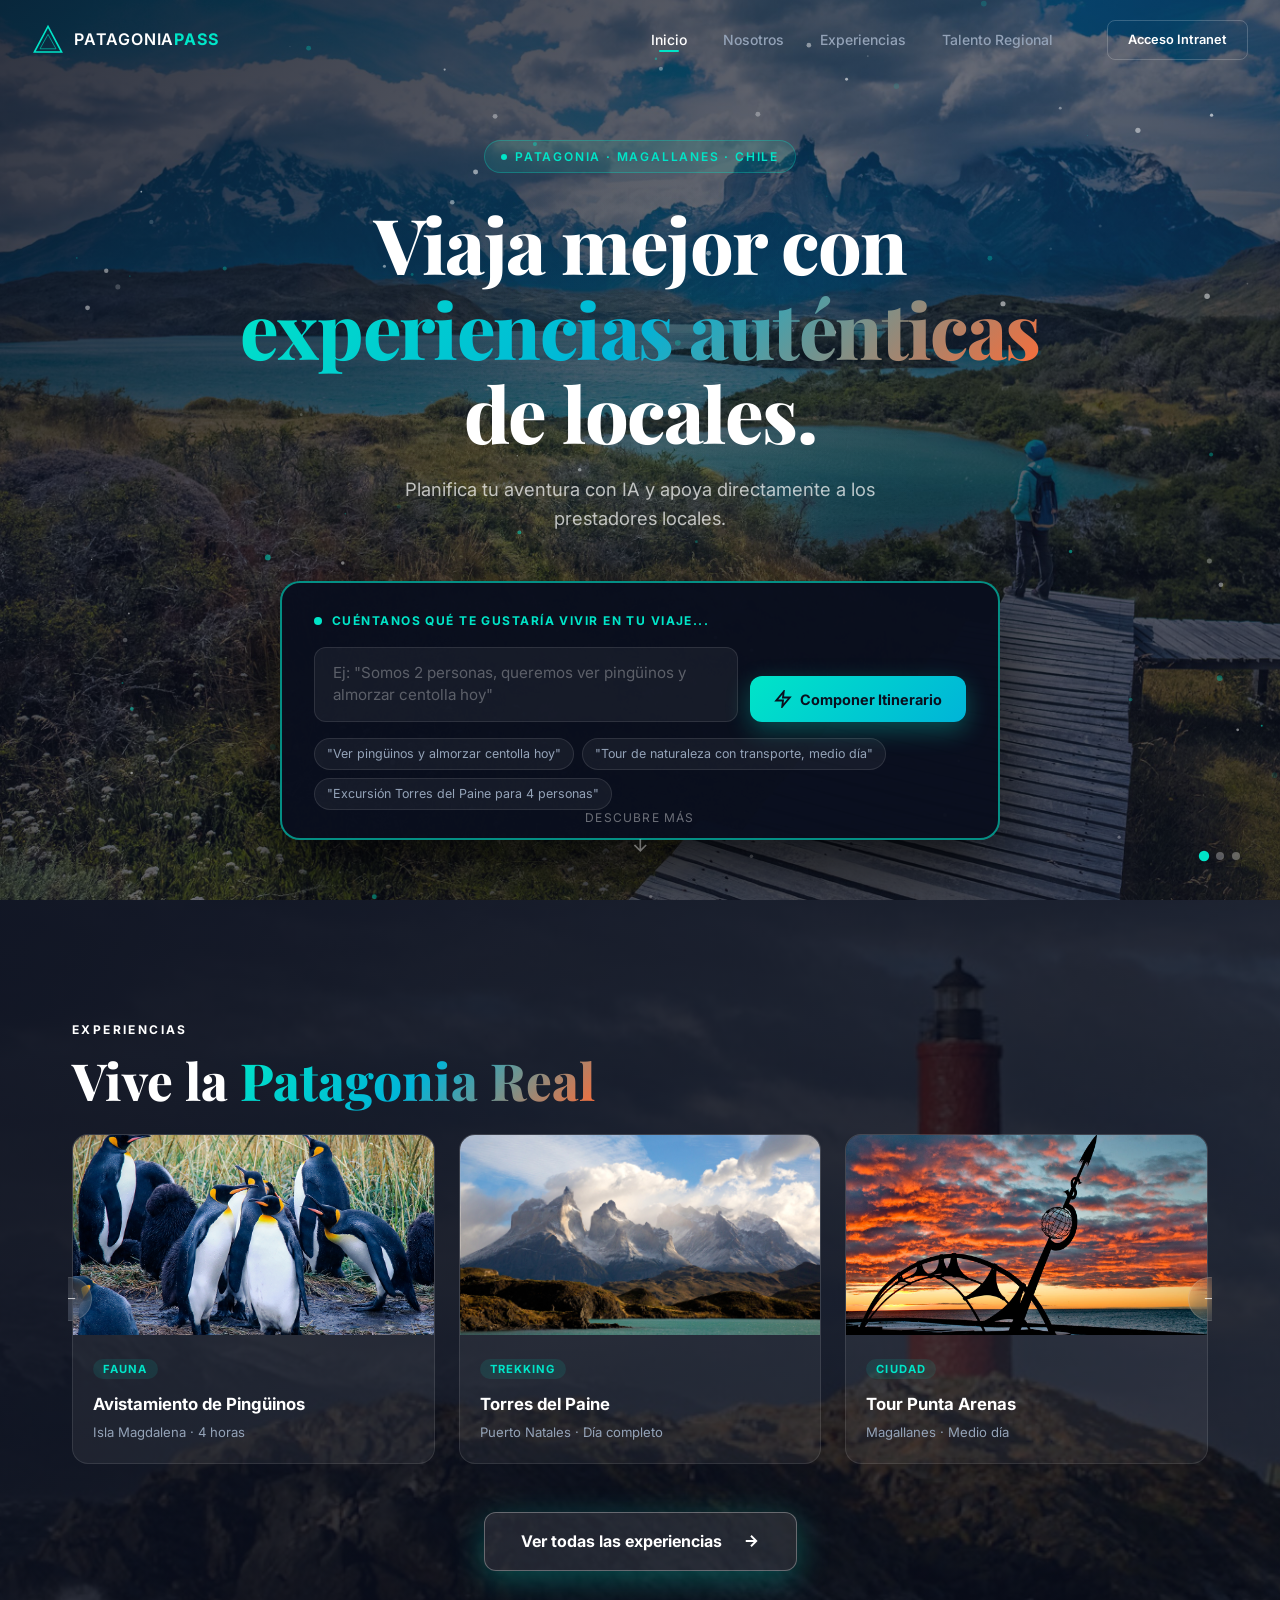
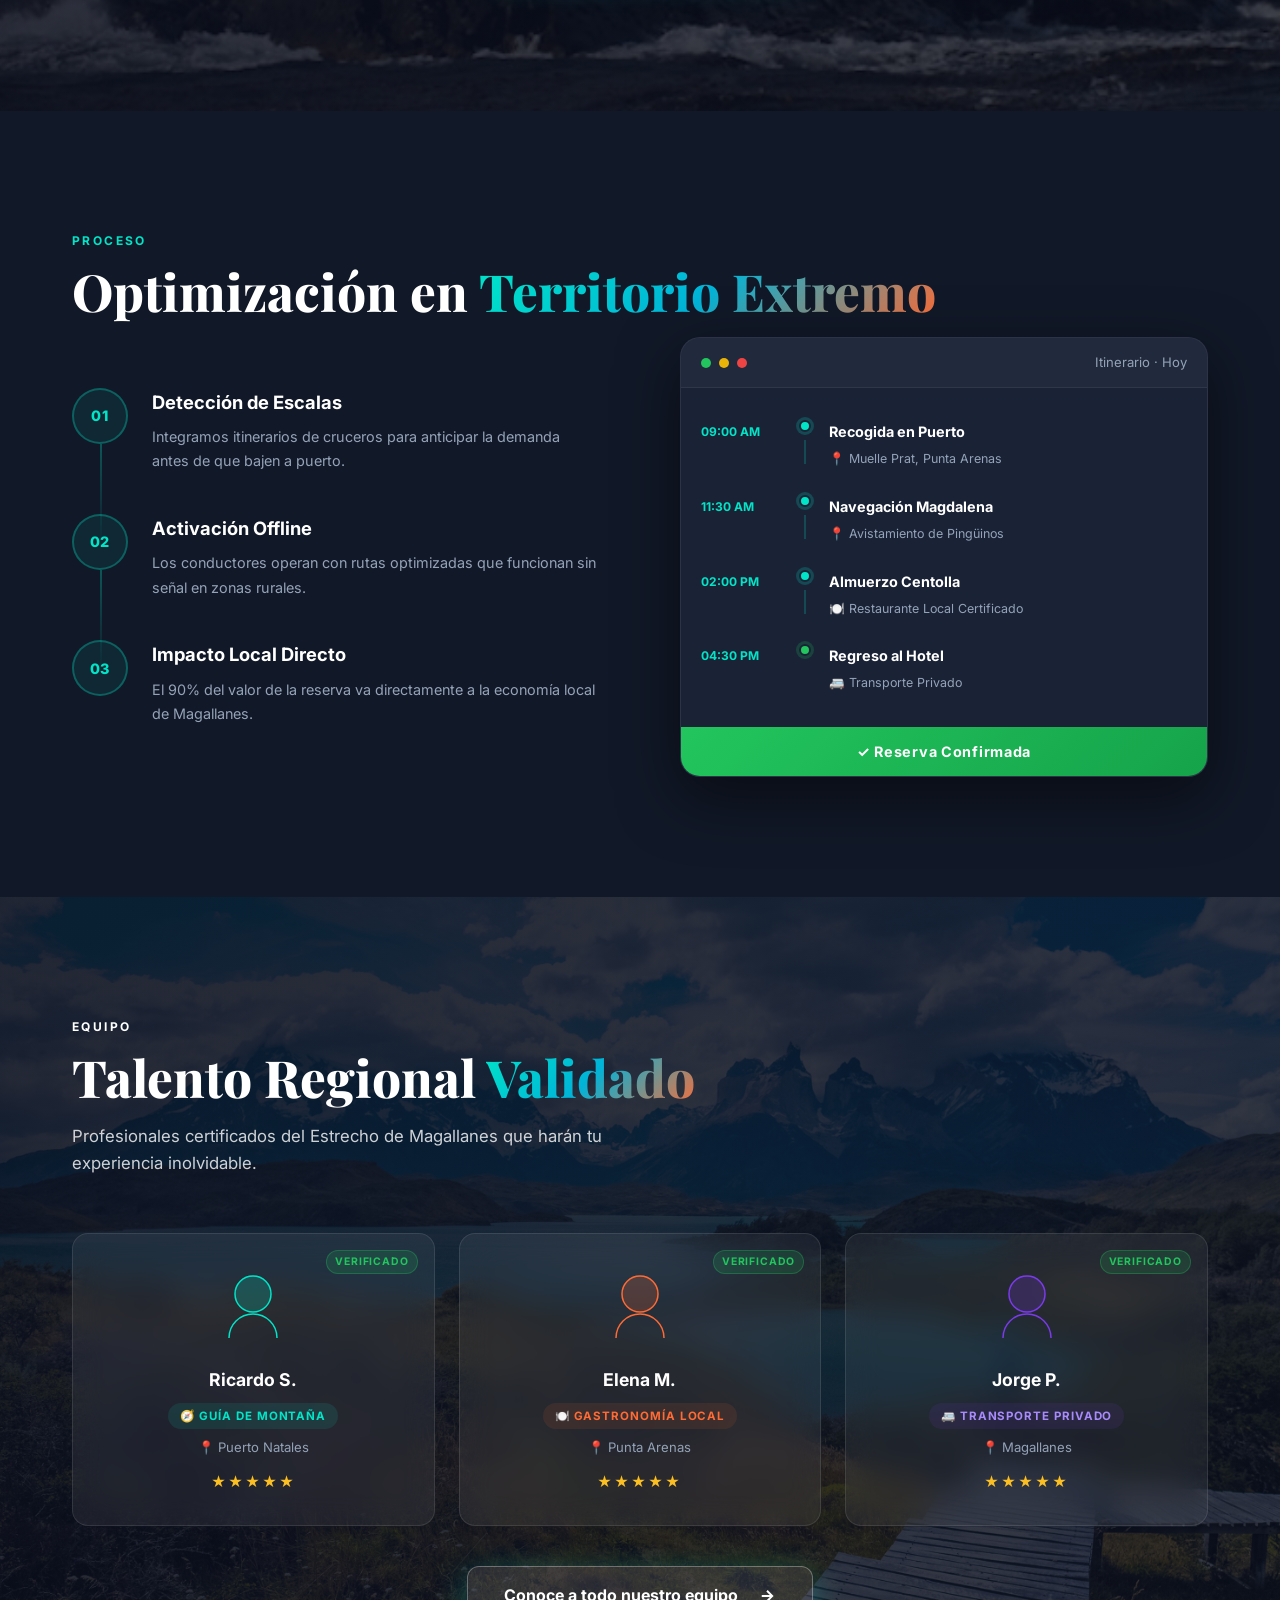
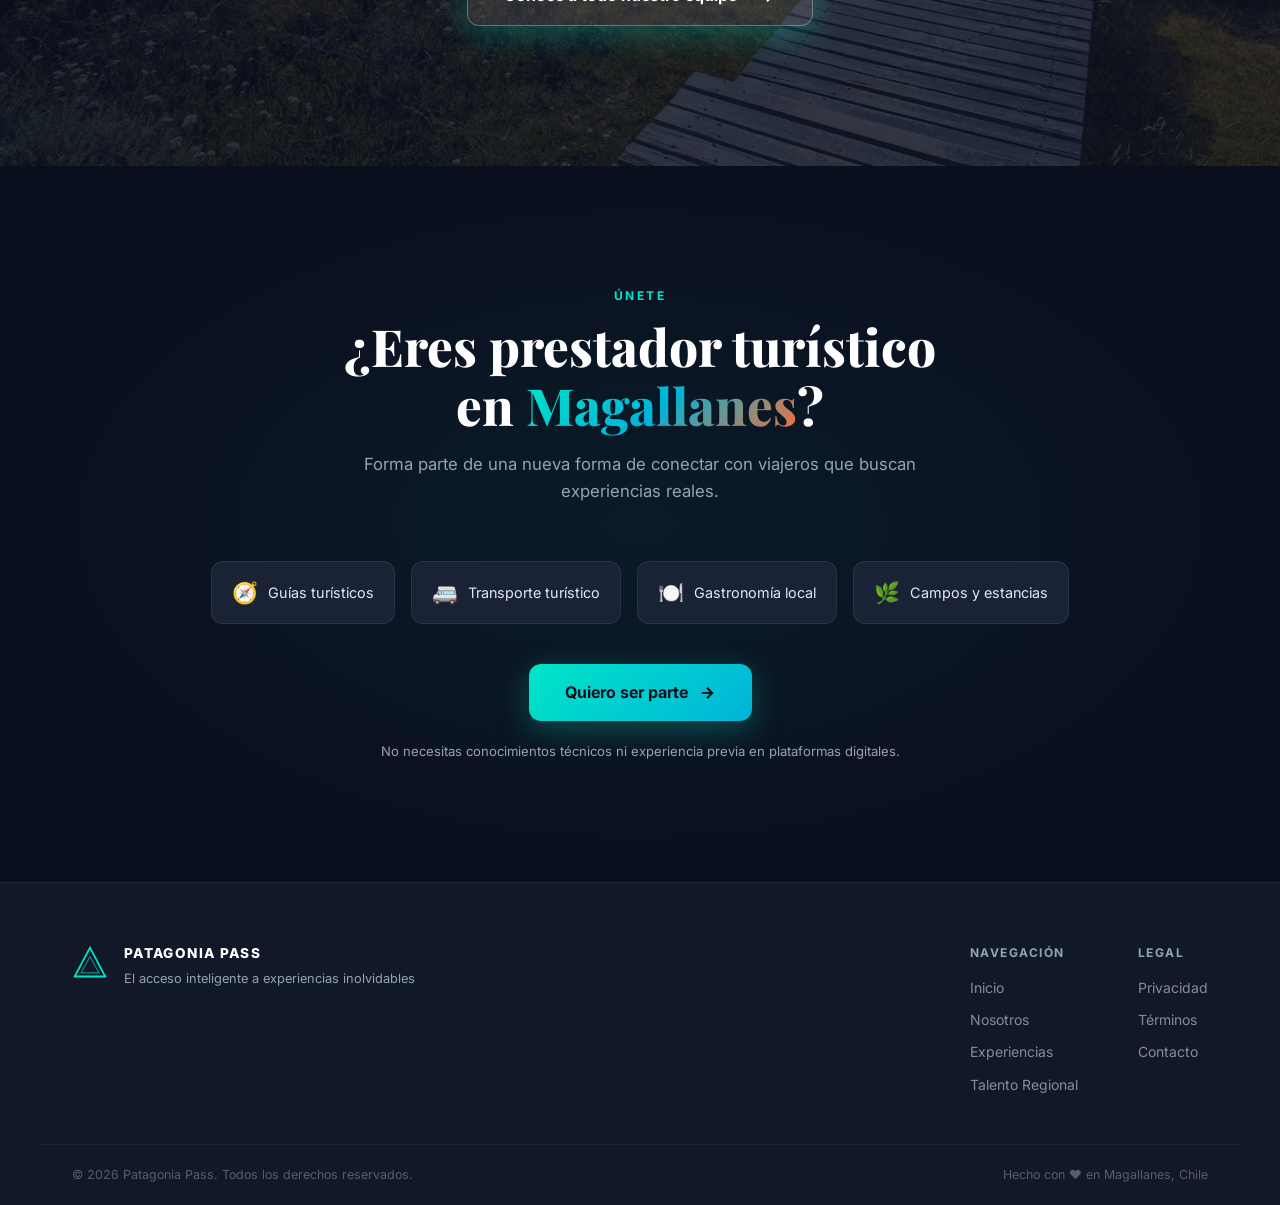
<file: frontend/index.html>
<!DOCTYPE html>
<html lang="es">
<head>
  <meta charset="UTF-8" />
  <meta name="viewport" content="width=device-width, initial-scale=1.0" />
  <title>Patagonia Pass — El acceso inteligente a experiencias inolvidables</title>
  <meta name="description" content="Planifica tu aventura en la Patagonia con IA. Guías locales, transporte y gastronomía auténtica en un solo itinerario." />
  <link rel="stylesheet" href="assets/css/style.css" />
  <link rel="preconnect" href="https://fonts.googleapis.com" />
  <link rel="preconnect" href="https://fonts.gstatic.com" crossorigin />
  <link href="https://fonts.googleapis.com/css2?family=Inter:wght@300;400;500;600;700;800;900&family=Playfair+Display:ital,wght@0,700;0,800;1,700&display=swap" rel="stylesheet" />
  <style>
    /* 
       AJUSTE ESPECÍFICO: BUSCADOR FIJO Y FULL COLOR
       Sobrescribimos cualquier efecto de desvanecimiento para el buscador.
    */
    #searchBox {
      opacity: 1 !important;
      visibility: visible !important;
      transform: none !important;
      background: rgba(10, 15, 30, 0.98) !important; /* Casi opaco para máxima visibilidad */
      border: 2px solid rgba(0, 229, 200, 0.6) !important; /* Borde más grueso y brillante */
      box-shadow: 0 32px 80px rgba(0,0,0,0.8) !important; /* Sombra más pesada */
      transition: none !important; /* Evitamos cualquier transición que lo haga volatil */
    }
    
    /* Aseguramos que el buscador ignore el desvanecimiento del contenedor padre (hero-content) */
    .hero-content {
      transform-style: preserve-3d;
    }
  </style>
</head>
<body>

  <!-- ========== LOADER ========== -->
  <div id="loader">
    <div class="loader-inner">
      <svg class="loader-logo" viewBox="0 0 60 60" fill="none" xmlns="http://www.w3.org/2000/svg">
        <polygon points="30,4 56,52 4,52" stroke="#00e5c8" stroke-width="2.5" fill="none" stroke-linejoin="round"/>
        <polygon points="30,18 46,46 14,46" stroke="#00e5c8" stroke-width="1.5" fill="none" opacity="0.5"/>
      </svg>
      <span class="loader-text">PATAGONIA PASS</span>
      <div class="loader-bar"><div class="loader-progress"></div></div>
    </div>
  </div>

  <!-- ========== NAVBAR ========== -->
  <nav id="navbar">
    <div class="nav-container">
      <a href="#inicio" class="nav-brand">
        <svg viewBox="0 0 40 40" fill="none" xmlns="http://www.w3.org/2000/svg" class="nav-icon">
          <polygon points="20,3 37,35 3,35" stroke="#00e5c8" stroke-width="2" fill="none"/>
          <polygon points="20,13 30,31 10,31" stroke="#00e5c8" stroke-width="1.2" fill="none" opacity="0.6"/>
        </svg>
        <span>PATAGONIA<strong>PASS</strong></span>
      </a>
      <ul class="nav-links">
        <li><a href="#inicio" class="nav-link">Inicio</a></li>
        <li><a href="nosotros.html" class="nav-link">Nosotros</a></li>
        <li><a href="experiencias.html" class="nav-link">Experiencias</a></li>
        <li><a href="talento.html" class="nav-link">Talento Regional</a></li>
      </ul>
      <a href="login.html" class="btn-intranet">Acceso Intranet</a>
      <button class="nav-toggle" id="navToggle" aria-label="Menú">
        <span></span><span></span><span></span>
      </button>
    </div>
    <div class="nav-mobile" id="navMobile">
      <a href="#inicio">Inicio</a>
      <a href="nosotros.html">Nosotros</a>
      <a href="experiencias.html">Experiencias</a>
      <a href="talento.html">Talento Regional</a>
      <a href="login.html" class="btn-intranet-mobile">Acceso Intranet</a>
    </div>
  </nav>

  <!-- ========== HERO ========== -->
  <section id="inicio" class="hero">
    <div class="hero-slides">
      <div class="hero-slide active" style="background-image: url('assets/images/hero-bg.png')"></div>
      <div class="hero-slide" style="background-image: url('assets/images/torres-bg.jpg')"></div>
      <div class="hero-slide" style="background-image: url('assets/images/sunset-bg.jpg')"></div>
    </div>
    <div class="hero-overlay"></div>
    <canvas id="particleCanvas"></canvas>

    <div class="hero-content">
      <div class="hero-badge reveal-up">
        <span class="badge-dot"></span>
        Patagonia · Magallanes · Chile
      </div>
      <h1 class="hero-title reveal-up">
        Viaja mejor con<br/>
        <span class="gradient-text">experiencias auténticas</span><br/>
        de locales.
      </h1>
      <p class="hero-subtitle reveal-up">
        Planifica tu aventura con IA y apoya directamente a los prestadores locales.
      </p>

      <!-- BUSCADOR PRINCIPAL - FIJO Y FULL COLOR -->
      <div class="search-box" id="searchBox">
        <div class="search-label">
          <span class="search-pulse"></span>
          Cuéntanos qué te gustaría vivir en tu viaje...
        </div>
        <div class="search-row">
          <textarea id="searchInput" placeholder='Ej: "Somos 2 personas, queremos ver pingüinos y almorzar centolla hoy"' rows="2"></textarea>
          <button class="btn-compose" id="btnCompose" onclick="composeItinerary()">
            <svg viewBox="0 0 24 24" fill="none" stroke="currentColor" stroke-width="2.5"><path d="M13 2L3 14h9l-1 8 10-12h-9l1-8z"/></svg>
            Componer Itinerario
          </button>
        </div>
        <div class="search-examples">
          <span class="example-chip" onclick="fillExample(this)">"Ver pingüinos y almorzar centolla hoy"</span>
          <span class="example-chip" onclick="fillExample(this)">"Tour de naturaleza con transporte, medio día"</span>
          <span class="example-chip" onclick="fillExample(this)">"Excursión Torres del Paine para 4 personas"</span>
        </div>
      </div>
    </div>

    <!-- Resultado del itinerario -->
    <div id="itineraryResult" class="itinerary-result hidden">
      <div class="itinerary-card">
        <div class="itinerary-header">
          <svg viewBox="0 0 24 24" fill="none" stroke="currentColor" stroke-width="2"><path d="M9 11l3 3L22 4"/><path d="M21 12v7a2 2 0 01-2 2H5a2 2 0 01-2-2V5a2 2 0 012-2h11"/></svg>
          Itinerario Generado
        </div>
        <div class="itinerary-body" id="itineraryBody"></div>
        <button class="btn-confirm" onclick="confirmReservation()">✓ Confirmar Reserva</button>
      </div>
    </div>

    <div class="hero-scroll-hint">
      <span>Descubre más</span>
      <div class="scroll-arrow">
        <svg viewBox="0 0 24 24" fill="none" stroke="currentColor" stroke-width="2"><path d="M12 5v14M5 12l7 7 7-7"/></svg>
      </div>
    </div>

    <!-- Slide indicators -->
    <div class="slide-indicators">
      <span class="dot active" onclick="goToSlide(0)"></span>
      <span class="dot" onclick="goToSlide(1)"></span>
      <span class="dot" onclick="goToSlide(2)"></span>
    </div>
  </section>

  <!-- ========== EXPERIENCIAS SLIDER ========== -->
  <section class="experiences-section">
    <div class="exp-bg" style="background-image: url('assets/images/estrecho-bg.jpg')"></div>
    <div class="exp-overlay"></div>
    <div class="section-container">
      <div class="section-tag reveal-up" style="color:#fff">Experiencias</div>
      <h2 class="section-title reveal-up" style="color:#fff">Vive la <span class="gradient-text">Patagonia Real</span></h2>
      <div class="exp-slider-wrap">
        <div class="exp-slider" id="expSlider">
          <div class="exp-card">
            <div class="exp-img" style="background-image: url('assets/images/penguins.jpg')"></div>
            <div class="exp-info">
              <span class="exp-tag">Fauna</span>
              <h4>Avistamiento de Pingüinos</h4>
              <p>Isla Magdalena · 4 horas</p>
            </div>
          </div>
          <div class="exp-card">
            <div class="exp-img" style="background-image: url('assets/images/torres-bg.jpg')"></div>
            <div class="exp-info">
              <span class="exp-tag">Trekking</span>
              <h4>Torres del Paine</h4>
              <p>Puerto Natales · Día completo</p>
            </div>
          </div>
          <div class="exp-card">
            <div class="exp-img" style="background-image: url('assets/images/punta-arenas.jpg')"></div>
            <div class="exp-info">
              <span class="exp-tag">Ciudad</span>
              <h4>Tour Punta Arenas</h4>
              <p>Magallanes · Medio día</p>
            </div>
          </div>
          <div class="exp-card">
            <div class="exp-img" style="background-image: url('assets/images/guanaco.jpg')"></div>
            <div class="exp-info">
              <span class="exp-tag">Naturaleza</span>
              <h4>Fauna Patagónica</h4>
              <p>Estancias · 6 horas</p>
            </div>
          </div>
          <div class="exp-card">
            <div class="exp-img" style="background-image: url('assets/images/estrecho-bg.jpg')"></div>
            <div class="exp-info">
              <span class="exp-tag">Náutico</span>
              <h4>Estrecho de Magallanes</h4>
              <p>Punta Arenas · 3 horas</p>
            </div>
          </div>
        </div>
        <button class="slider-btn prev" onclick="slideExp(-1)">&#8592;</button>
        <button class="slider-btn next" onclick="slideExp(1)">&#8594;</button>
      </div>
      <div style="text-align: center; margin-top: 40px;">
        <a href="experiencias.html" class="btn-join reveal-up" style="display: inline-flex; background: rgba(255,255,255,0.1); border: 1px solid rgba(255,255,255,0.3); color: #fff;">
          Ver todas las experiencias
          <svg viewBox="0 0 24 24" fill="none" stroke="currentColor" stroke-width="2.5" style="width:18px; margin-left:10px;"><path d="M5 12h14M12 5l7 7-7 7"/></svg>
        </a>
      </div>
    </div>
  </section>

  <!-- ========== CÓMO FUNCIONA ========== -->
  <section id="como-funciona" class="how-section">
    <div class="section-container">
      <div class="section-tag reveal-up">Proceso</div>
      <h2 class="section-title reveal-up">Optimización en <span class="gradient-text">Territorio Extremo</span></h2>

      <div class="how-layout">
        <div class="how-steps">
          <div class="how-step reveal-left" data-step="1">
            <div class="step-num">01</div>
            <div class="step-content">
              <h3>Detección de Escalas</h3>
              <p>Integramos itinerarios de cruceros para anticipar la demanda antes de que bajen a puerto.</p>
            </div>
          </div>
          <div class="how-step reveal-left" data-step="2">
            <div class="step-num">02</div>
            <div class="step-content">
              <h3>Activación Offline</h3>
              <p>Los conductores operan con rutas optimizadas que funcionan sin señal en zonas rurales.</p>
            </div>
          </div>
          <div class="how-step reveal-left" data-step="3">
            <div class="step-num">03</div>
            <div class="step-content">
              <h3>Impacto Local Directo</h3>
              <p>El 90% del valor de la reserva va directamente a la economía local de Magallanes.</p>
            </div>
          </div>
        </div>

        <!-- Itinerary preview card -->
        <div class="itinerary-preview reveal-right">
          <div class="itin-header">
            <div class="itin-dot green"></div>
            <div class="itin-dot yellow"></div>
            <div class="itin-dot red"></div>
            <span>Itinerario · Hoy</span>
          </div>
          <div class="itin-timeline">
            <div class="itin-item">
              <div class="itin-time">09:00 AM</div>
              <div class="itin-line"><div class="itin-circle"></div></div>
              <div class="itin-detail">
                <strong>Recogida en Puerto</strong>
                <span>📍 Muelle Prat, Punta Arenas</span>
              </div>
            </div>
            <div class="itin-item">
              <div class="itin-time">11:30 AM</div>
              <div class="itin-line"><div class="itin-circle"></div></div>
              <div class="itin-detail">
                <strong>Navegación Magdalena</strong>
                <span>📍 Avistamiento de Pingüinos</span>
              </div>
            </div>
            <div class="itin-item">
              <div class="itin-time">02:00 PM</div>
              <div class="itin-line"><div class="itin-circle"></div></div>
              <div class="itin-detail">
                <strong>Almuerzo Centolla</strong>
                <span>🍽️ Restaurante Local Certificado</span>
              </div>
            </div>
            <div class="itin-item">
              <div class="itin-time">04:30 PM</div>
              <div class="itin-line"><div class="itin-circle last"></div></div>
              <div class="itin-detail">
                <strong>Regreso al Hotel</strong>
                <span>🚐 Transporte Privado</span>
              </div>
            </div>
          </div>
          <button class="btn-confirm-preview">✓ Reserva Confirmada</button>
        </div>
      </div>
    </div>
  </section>

  <!-- ========== PRESTADORES ========== -->
  <section id="prestadores" class="providers-section">
    <div class="providers-bg" style="background-image: url('assets/images/hero-bg.png')"></div>
    <div class="providers-overlay"></div>
    <div class="section-container">
      <div class="section-tag reveal-up" style="color:#fff">Equipo</div>
      <h2 class="section-title reveal-up" style="color:#fff">Talento Regional <span class="gradient-text">Validado</span></h2>
      <p class="section-subtitle reveal-up" style="color:rgba(255,255,255,0.8)">Profesionales certificados del Estrecho de Magallanes que harán tu experiencia inolvidable.</p>

      <div class="providers-grid">
        <div class="provider-card reveal-up">
          <div class="provider-avatar">
            <svg viewBox="0 0 80 80" fill="none"><circle cx="40" cy="28" r="18" fill="#00e5c8" opacity="0.2"/><circle cx="40" cy="28" r="18" stroke="#00e5c8" stroke-width="1.5"/><path d="M16 72c0-13.3 10.7-24 24-24s24 10.7 24 24" stroke="#00e5c8" stroke-width="1.5"/></svg>
          </div>
          <div class="provider-info">
            <h4>Ricardo S.</h4>
            <span class="provider-role guide">🧭 Guía de Montaña</span>
            <span class="provider-loc">📍 Puerto Natales</span>
            <div class="provider-stars">★★★★★</div>
          </div>
          <div class="provider-badge">Verificado</div>
        </div>
        <div class="provider-card reveal-up" style="animation-delay:.1s">
          <div class="provider-avatar">
            <svg viewBox="0 0 80 80" fill="none"><circle cx="40" cy="28" r="18" fill="#ff6b35" opacity="0.2"/><circle cx="40" cy="28" r="18" stroke="#ff6b35" stroke-width="1.5"/><path d="M16 72c0-13.3 10.7-24 24-24s24 10.7 24 24" stroke="#ff6b35" stroke-width="1.5"/></svg>
          </div>
          <div class="provider-info">
            <h4>Elena M.</h4>
            <span class="provider-role food">🍽️ Gastronomía Local</span>
            <span class="provider-loc">📍 Punta Arenas</span>
            <div class="provider-stars">★★★★★</div>
          </div>
          <div class="provider-badge">Verificado</div>
        </div>
        <div class="provider-card reveal-up" style="animation-delay:.2s">
          <div class="provider-avatar">
            <svg viewBox="0 0 80 80" fill="none"><circle cx="40" cy="28" r="18" fill="#7c3aed" opacity="0.2"/><circle cx="40" cy="28" r="18" stroke="#7c3aed" stroke-width="1.5"/><path d="M16 72c0-13.3 10.7-24 24-24s24 10.7 24 24" stroke="#7c3aed" stroke-width="1.5"/></svg>
          </div>
          <div class="provider-info">
            <h4>Jorge P.</h4>
            <span class="provider-role transport">🚐 Transporte Privado</span>
            <span class="provider-loc">📍 Magallanes</span>
            <div class="provider-stars">★★★★★</div>
          </div>
          <div class="provider-badge">Verificado</div>
        </div>
      </div>
      <div style="text-align: center; margin-top: 40px;">
        <a href="talento.html" class="btn-join reveal-up" style="display: inline-flex; background: rgba(255,255,255,0.1); border: 1px solid rgba(255,255,255,0.3); color: #fff;">
          Conoce a todo nuestro equipo
          <svg viewBox="0 0 24 24" fill="none" stroke="currentColor" stroke-width="2.5" style="width:18px; margin-left:10px;"><path d="M5 12h14M12 5l7 7-7 7"/></svg>
        </a>
      </div>
    </div>
  </section>

  <!-- ========== JOIN CTA ========== -->
  <section class="join-section">
    <div class="join-bg-anim"></div>
    <div class="section-container">
      <div class="join-content">
        <div class="section-tag reveal-up">Únete</div>
        <h2 class="section-title reveal-up">¿Eres prestador turístico<br/>en <span class="gradient-text">Magallanes</span>?</h2>
        <p class="section-subtitle reveal-up">Forma parte de una nueva forma de conectar con viajeros que buscan experiencias reales.</p>

        <div class="join-types reveal-up">
          <div class="join-type">
            <span class="join-icon">🧭</span>
            <span>Guías turísticos</span>
          </div>
          <div class="join-type">
            <span class="join-icon">🚐</span>
            <span>Transporte turístico</span>
          </div>
          <div class="join-type">
            <span class="join-icon">🍽️</span>
            <span>Gastronomía local</span>
          </div>
          <div class="join-type">
            <span class="join-icon">🌿</span>
            <span>Campos y estancias</span>
          </div>
        </div>

        <a href="registro.html" class="btn-join reveal-up">
          Quiero ser parte
          <svg viewBox="0 0 24 24" fill="none" stroke="currentColor" stroke-width="2.5"><path d="M5 12h14M12 5l7 7-7 7"/></svg>
        </a>
        <p class="join-note reveal-up">No necesitas conocimientos técnicos ni experiencia previa en plataformas digitales.</p>
      </div>
    </div>
  </section>

  <!-- ========== FOOTER ========== -->
  <footer class="footer">
    <div class="footer-container">
      <div class="footer-brand">
        <svg viewBox="0 0 40 40" fill="none" xmlns="http://www.w3.org/2000/svg" class="footer-icon">
          <polygon points="20,3 37,35 3,35" stroke="#00e5c8" stroke-width="2" fill="none"/>
          <polygon points="20,13 30,31 10,31" stroke="#00e5c8" stroke-width="1.2" fill="none" opacity="0.6"/>
        </svg>
        <div>
          <div class="footer-name">PATAGONIA PASS</div>
          <div class="footer-tagline">El acceso inteligente a experiencias inolvidables</div>
        </div>
      </div>
      <div class="footer-links">
        <div class="footer-col">
          <h5>Navegación</h5>
          <a href="index.html">Inicio</a>
          <a href="nosotros.html">Nosotros</a>
          <a href="experiencias.html">Experiencias</a>
          <a href="talento.html">Talento Regional</a>
        </div>
        <div class="footer-col">
          <h5>Legal</h5>
          <a href="#">Privacidad</a>
          <a href="#">Términos</a>
          <a href="contacto.html">Contacto</a>
        </div>
      </div>
    </div>
    <div class="footer-bottom">
      <span>© 2026 Patagonia Pass. Todos los derechos reservados.</span>
      <span>Hecho con ❤️ en Magallanes, Chile</span>
    </div>
  </footer>

  <script src="assets/js/main.js"></script>
</body>
</html>
</file>
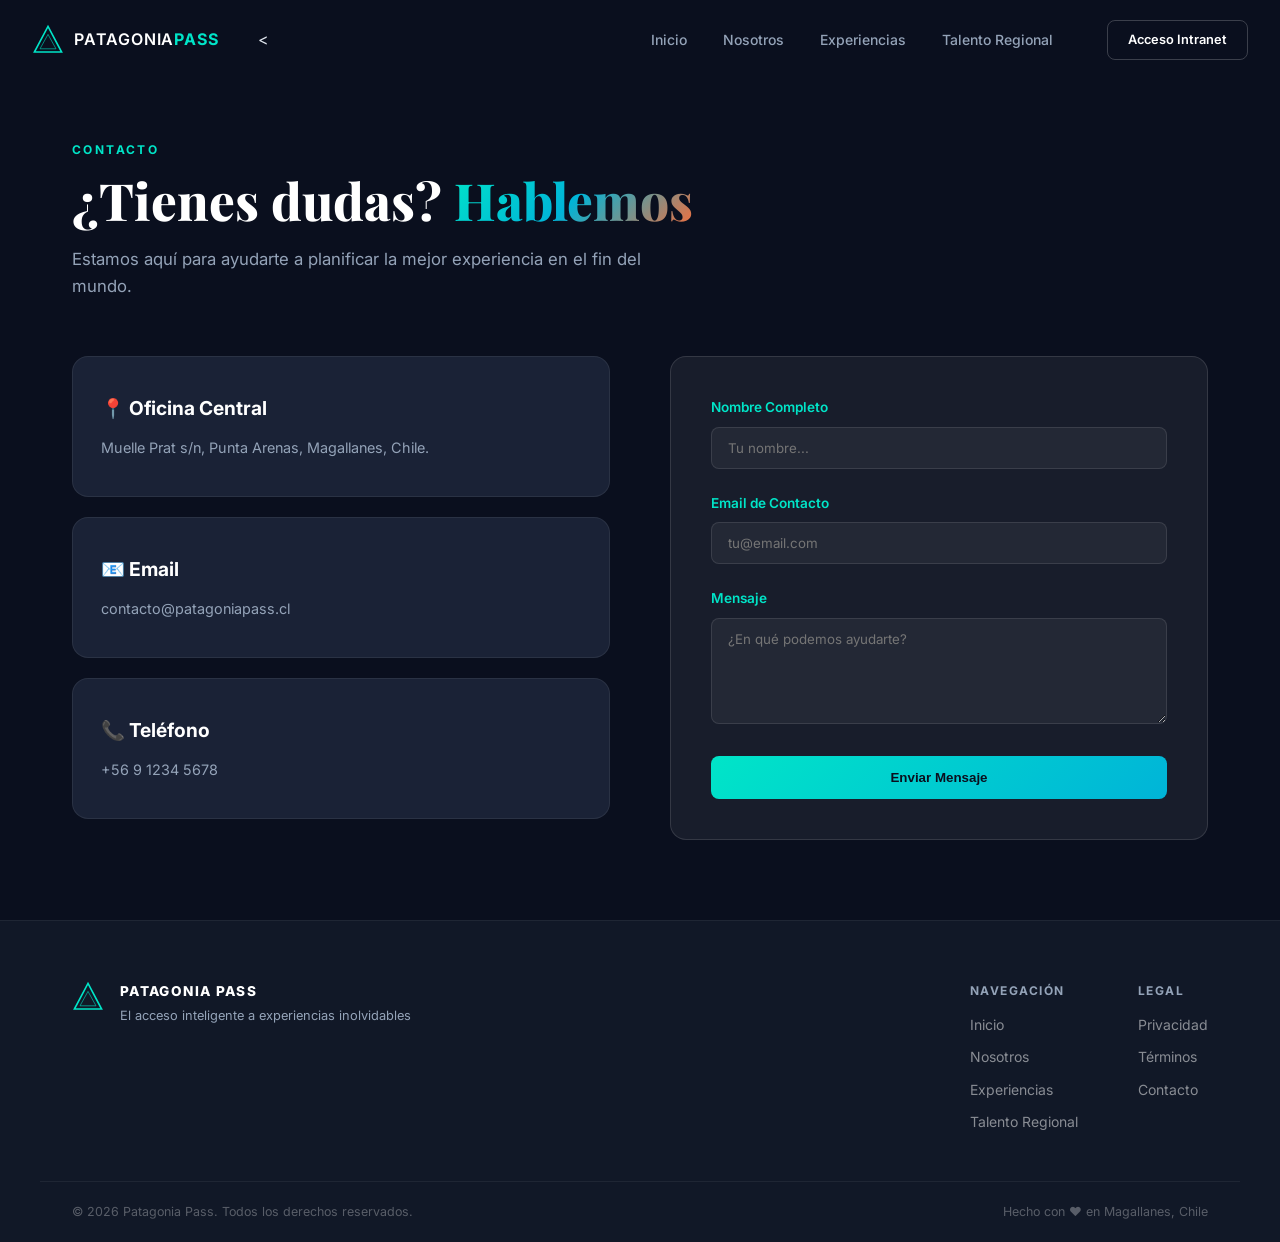
<file: frontend/contacto.html>
<!DOCTYPE html>
<html lang="es">
<head>
  <meta charset="UTF-8" />
  <meta name="viewport" content="width=device-width, initial-scale=1.0" />
  <title>Contacto — Patagonia Pass</title>
  <link rel="stylesheet" href="assets/css/style.css" />
  <link rel="preconnect" href="https://fonts.googleapis.com" />
  <link rel="preconnect" href="https://fonts.gstatic.com" crossorigin />
  <link href="https://fonts.googleapis.com/css2?family=Inter:wght@300;400;500;600;700;800;900&family=Playfair+Display:ital,wght@0,700;0,800;1,700&display=swap" rel="stylesheet" />
  <style>
    .contact-grid {
      display: grid;
      grid-template-columns: 1fr 1fr;
      gap: 60px;
      margin-top: 40px;
    }
    .contact-form {
      background: var(--glass);
      padding: 40px;
      border-radius: var(--radius);
      border: 1px solid var(--glass-b);
    }
    .form-group {
      margin-bottom: 24px;
    }
    .form-group label {
      display: block;
      margin-bottom: 8px;
      font-size: 0.85rem;
      font-weight: 600;
      color: var(--teal);
    }
    .form-group input, .form-group textarea {
      width: 100%;
      background: rgba(255,255,255,0.05);
      border: 1px solid rgba(255,255,255,0.1);
      border-radius: 8px;
      padding: 12px 16px;
      color: #fff;
      font-family: inherit;
    }
    .btn-submit {
      background: linear-gradient(135deg, var(--teal), #00b4d8);
      border: none;
      padding: 14px 28px;
      border-radius: 8px;
      color: var(--dark);
      font-weight: 700;
      cursor: pointer;
      width: 100%;
    }
    @media (max-width: 800px) {
      .contact-grid { grid-template-columns: 1fr; }
    }
  </style>
</head>
<body>

  <!-- ========== NAVBAR ========== -->
  <nav id="navbar" class="scrolled">
    <div class="nav-container">
      <a href="index.html" class="nav-brand">
        <svg viewBox="0 0 40 40" fill="none" xmlns="http://www.w3.org/2000/svg" class="nav-icon">
          <polygon points="20,3 37,35 3,35" stroke="#00e5c8" stroke-width="2" fill="none"/>
          <polygon points="20,13 30,31 10,31" stroke="#00e5c8" stroke-width="1.2" fill="none" opacity="0.6"/>
        </svg>
        <span>PATAGONIA<strong>PASS</strong></span>
      </a>
      <<ul class="nav-links">
        <li><a href="index.html" class="nav-link">Inicio</a></li>
        <li><a href="nosotros.html" class="nav-link">Nosotros</a></li>
        <li><a href="experiencias.html" class="nav-link">Experiencias</a></li>
        <li><a href="talento.html" class="nav-link">Talento Regional</a></li>
      </ul>
      <a href="login.html" class="btn-intranet">Acceso Intranet</a>
    </div>
  </nav>

  <main class="section-container" style="padding-top: 140px; padding-bottom: 80px;">
    <div class="section-tag reveal-up">Contacto</div>
    <h2 class="section-title reveal-up">¿Tienes dudas? <span class="gradient-text">Hablemos</span></h2>
    <p class="section-subtitle reveal-up">Estamos aquí para ayudarte a planificar la mejor experiencia en el fin del mundo.</p>

    <div class="contact-grid">
      <div class="reveal-left">
        <div class="mission-card" style="margin-bottom: 20px;">
          <h3>📍 Oficina Central</h3>
          <p>Muelle Prat s/n, Punta Arenas, Magallanes, Chile.</p>
        </div>
        <div class="mission-card" style="margin-bottom: 20px;">
          <h3>📧 Email</h3>
          <p>contacto@patagoniapass.cl</p>
        </div>
        <div class="mission-card">
          <h3>📞 Teléfono</h3>
          <p>+56 9 1234 5678</p>
        </div>
      </div>

      <div class="contact-form reveal-right">
        <form action="#">
          <div class="form-group">
            <label>Nombre Completo</label>
            <input type="text" placeholder="Tu nombre..." required />
          </div>
          <div class="form-group">
            <label>Email de Contacto</label>
            <input type="email" placeholder="tu@email.com" required />
          </div>
          <div class="form-group">
            <label>Mensaje</label>
            <textarea rows="5" placeholder="¿En qué podemos ayudarte?"></textarea>
          </div>
          <button type="submit" class="btn-submit">Enviar Mensaje</button>
        </form>
      </div>
    </div>
  </main>

  <!-- ========== FOOTER ========== -->
  <footer class="footer">
    <div class="footer-container">
      <div class="footer-brand">
        <svg viewBox="0 0 40 40" fill="none" xmlns="http://www.w3.org/2000/svg" class="nav-icon">
          <polygon points="20,3 37,35 3,35" stroke="#00e5c8" stroke-width="2" fill="none"/>
          <polygon points="20,13 30,31 10,31" stroke="#00e5c8" stroke-width="1.2" fill="none" opacity="0.6"/>
        </svg>
        <div>
          <div class="footer-name">PATAGONIA PASS</div>
          <div class="footer-tagline">El acceso inteligente a experiencias inolvidables</div>
        </div>
      </div>
      <div class="footer-links">
        <div class="footer-col">
          <h5>Navegación</h5>
          <a href="index.html">Inicio</a>
          <a href="nosotros.html">Nosotros</a>
          <a href="experiencias.html">Experiencias</a>
          <a href="talento.html">Talento Regional</a>
        </div>
        <div class="footer-col">
          <h5>Legal</h5>
          <a href="#">Privacidad</a>
          <a href="#">Términos</a>
          <a href="contacto.html">Contacto</a>
        </div>
      </div>
    </div>
    <div class="footer-bottom">
      <span>© 2026 Patagonia Pass. Todos los derechos reservados.</span>
      <span>Hecho con ❤️ en Magallanes, Chile</span>
    </div>
  </footer>

  <script src="assets/js/main.js"></script>
</body>
</html>
</file>
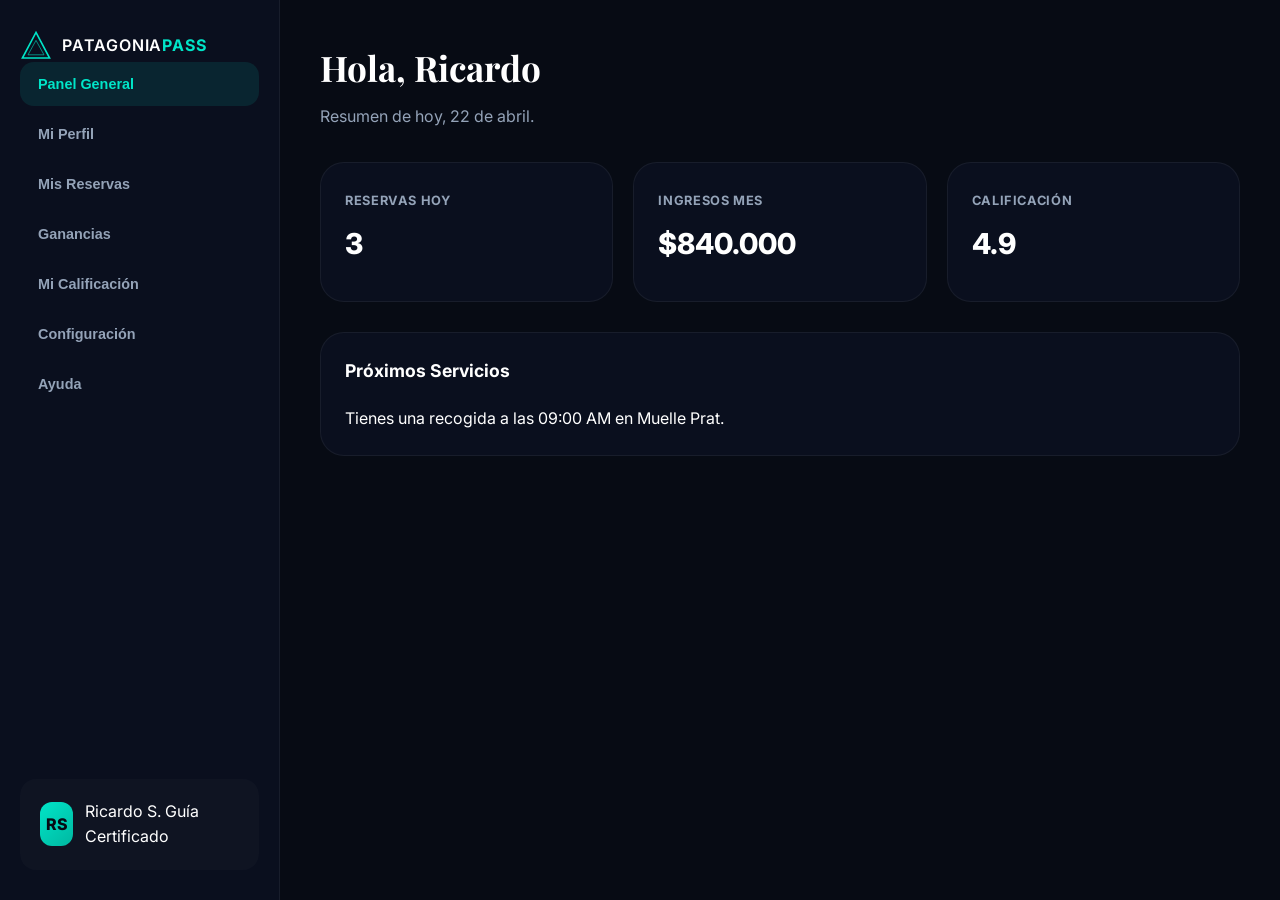
<file: frontend/dashboard.html>
<!DOCTYPE html>
<html lang="es">
<head>
  <meta charset="UTF-8" />
  <meta name="viewport" content="width=device-width, initial-scale=1.0" />
  <title>Dashboard Prestador — Patagonia Pass</title>
  <link rel="stylesheet" href="assets/css/style.css" />
  <link rel="preconnect" href="https://fonts.googleapis.com" />
  <link rel="preconnect" href="https://fonts.gstatic.com" crossorigin />
  <link href="https://fonts.googleapis.com/css2?family=Inter:wght@300;400;500;600;700;800;900&family=Playfair+Display:ital,wght@0,700;0,800;1,700&display=swap" rel="stylesheet" />
  <style>
    :root { 
      --sidebar-w: 280px; 
      --teal: #00e5c8;
      --dark: #070b14;
      --dark2: #0a0f1e;
      --muted: #94a3b8;
      --glass: rgba(255, 255, 255, 0.03);
      --glass-b: rgba(255, 255, 255, 0.08);
    }
    
    body { 
      background: var(--dark); 
      display: flex; 
      min-height: 100vh; 
      margin: 0;
      color: #fff;
      font-family: 'Inter', sans-serif;
    }

    /* --- SIDEBAR --- */
    .sidebar { 
      width: var(--sidebar-w); 
      background: var(--dark2); 
      border-right: 1px solid rgba(255,255,255,0.06); 
      display: flex; 
      flex-direction: column; 
      padding: 30px 20px; 
      flex-shrink: 0;
      transition: transform 0.3s ease;
      z-index: 1000;
    }
    
    .sidebar-brand { 
      display: flex; 
      align-items: center; 
      gap: 12px; 
      color: #fff; 
      font-size: 1rem; 
      font-weight: 700; 
      margin-bottom: 40px; 
      text-decoration: none; 
      padding-left: 10px;
    }
    
    .sidebar-nav { list-style: none; flex: 1; padding: 0; margin: 0; }
    .nav-item { margin-bottom: 6px; }
    
    .nav-btn { 
      width: 100%; 
      display: flex; 
      align-items: center; 
      gap: 14px; 
      padding: 14px 18px; 
      background: none; 
      border: none; 
      border-radius: 14px; 
      color: var(--muted); 
      font-size: 0.9rem; 
      font-weight: 600; 
      cursor: pointer; 
      transition: all 0.2s; 
      text-align: left; 
    }
    
    .nav-btn svg { width: 20px; height: 20px; opacity: 0.7; }
    .nav-btn:hover { background: rgba(255,255,255,0.04); color: #fff; }
    .nav-btn.active { background: rgba(0,229,200,0.1); color: var(--teal); }
    .nav-btn.active svg { opacity: 1; stroke: var(--teal); }

    .sidebar-user { 
      margin-top: auto; 
      padding: 20px; 
      background: rgba(255,255,255,0.02); 
      border-radius: 16px;
      display: flex; 
      align-items: center; 
      gap: 12px; 
    }
    
    .user-avatar { 
      width: 44px; height: 44px; 
      background: linear-gradient(135deg, var(--teal), #00b8a1); 
      border-radius: 12px; 
      display: flex; align-items: center; justify-content: center; 
      font-weight: 800; color: var(--dark); 
    }

    /* --- MAIN CONTENT --- */
    .main-content { 
      flex: 1; height: 100vh; overflow-y: auto; 
      padding: 40px; position: relative; scroll-behavior: smooth;
    }

    .mobile-header {
      display: none; justify-content: space-between; align-items: center;
      padding: 15px 20px; background: var(--dark2); border-bottom: 1px solid rgba(255,255,255,0.06);
      position: sticky; top: 0; z-index: 900;
    }

    .btn-menu-toggle { background: none; border: none; color: #fff; cursor: pointer; }

    /* --- SECCIONES --- */
    .content-section { display: none; animation: fadeIn 0.5s ease; }
    .content-section.active { display: block; }
    @keyframes fadeIn { from { opacity: 0; transform: translateY(15px); } to { opacity: 1; transform: translateY(0); } }

    .dashboard-header { margin-bottom: 32px; }
    .dashboard-header h1 { font-family: 'Playfair Display', serif; font-size: 2.2rem; margin: 0; }
    .dashboard-header p { color: var(--muted); margin: 8px 0 0; }

    /* --- CARDS --- */
    .dash-card { background: var(--dark2); border: 1px solid rgba(255,255,255,0.06); border-radius: 24px; padding: 24px; margin-bottom: 24px; }
    .card-title { font-size: 1.1rem; font-weight: 700; margin-bottom: 20px; display: flex; align-items: center; gap: 10px; }

    /* --- CALENDARIO (MIS RESERVAS) --- */
    .calendar-container { display: grid; grid-template-columns: 1fr 300px; gap: 24px; }
    .calendar-grid { background: rgba(255,255,255,0.02); border-radius: 20px; padding: 20px; }
    .cal-month-header { display: flex; justify-content: space-between; align-items: center; margin-bottom: 20px; font-weight: 700; }
    .cal-days-header { display: grid; grid-template-columns: repeat(7, 1fr); text-align: center; color: var(--muted); font-size: 0.8rem; margin-bottom: 10px; }
    .cal-body { display: grid; grid-template-columns: repeat(7, 1fr); gap: 8px; }
    .cal-day { aspect-ratio: 1; display: flex; flex-direction: column; align-items: center; justify-content: center; border-radius: 12px; cursor: pointer; transition: 0.2s; font-size: 0.9rem; position: relative; border: 1px solid transparent; }
    .cal-day:hover { background: rgba(255,255,255,0.05); }
    .cal-day.has-event { border-color: var(--teal); }
    .cal-day.has-event::after { content: ''; width: 4px; height: 4px; background: var(--teal); border-radius: 50%; position: absolute; bottom: 6px; }
    .cal-day.selected { background: var(--teal); color: var(--dark); font-weight: 700; }
    
    .reservation-detail { background: rgba(255,255,255,0.03); border-radius: 20px; padding: 20px; border: 1px solid rgba(255,255,255,0.05); }
    .res-item { padding: 12px; border-bottom: 1px solid rgba(255,255,255,0.05); }
    .res-item:last-child { border-bottom: none; }
    .res-time { font-size: 0.75rem; color: var(--teal); font-weight: 700; display: block; }
    .res-name { font-size: 0.9rem; font-weight: 600; display: block; margin: 4px 0; }
    .res-meta { font-size: 0.8rem; color: var(--muted); }

    /* --- GANANCIAS --- */
    .stats-grid { display: grid; grid-template-columns: repeat(auto-fit, minmax(200px, 1fr)); gap: 20px; margin-bottom: 30px; }
    .stat-card { background: var(--dark2); border: 1px solid rgba(255,255,255,0.06); border-radius: 24px; padding: 24px; }
    .stat-label { font-size: 0.8rem; color: var(--muted); font-weight: 700; text-transform: uppercase; }
    .stat-val { font-size: 1.8rem; font-weight: 800; margin: 10px 0; display: block; }
    
    /* --- CALIFICACIONES --- */
    .review-card { padding: 20px; border-bottom: 1px solid rgba(255,255,255,0.05); }
    .review-header { display: flex; justify-content: space-between; margin-bottom: 10px; }
    .review-user { font-weight: 700; font-size: 0.95rem; }
    .review-stars { color: #fbbf24; }
    .review-text { font-size: 0.9rem; color: var(--muted); line-height: 1.5; }

    /* --- FORMULARIOS --- */
    .form-group { margin-bottom: 20px; }
    label { display: block; font-size: 0.85rem; font-weight: 600; color: var(--muted); margin-bottom: 8px; }
    input, select, textarea { width: 100%; background: rgba(255, 255, 255, 0.03); border: 1.5px solid rgba(255, 255, 255, 0.08); border-radius: 12px; padding: 12px 16px; color: #fff; box-sizing: border-box; }
    input:focus { border-color: var(--teal); outline: none; }
    .btn-save { background: var(--teal); color: var(--dark); border: none; padding: 12px 24px; border-radius: 12px; font-weight: 700; cursor: pointer; }

    /* --- AYUDA --- */
    .faq-item { background: rgba(255,255,255,0.02); border-radius: 16px; margin-bottom: 12px; overflow: hidden; }
    .faq-q { padding: 18px 24px; font-weight: 600; cursor: pointer; display: flex; justify-content: space-between; }
    .faq-a { padding: 0 24px 20px; color: var(--muted); font-size: 0.9rem; display: none; }
    .faq-item.active .faq-a { display: block; }

    /* --- RESPONSIVE --- */
    @media (max-width: 992px) {
      .calendar-container { grid-template-columns: 1fr; }
    }
    @media (max-width: 768px) {
      body { flex-direction: column; }
      .sidebar { position: fixed; left: -100%; top: 0; bottom: 0; width: 80%; }
      .sidebar.open { left: 0; }
      .mobile-header { display: flex; }
      .main-content { padding: 20px; height: auto; }
      .sidebar-overlay { display: none; position: fixed; inset: 0; background: rgba(0,0,0,0.7); z-index: 999; }
      .sidebar-overlay.active { display: block; }
    }
  </style>
</head>
<body>

  <header class="mobile-header">
    <a href="index.html" class="nav-brand">
        <svg viewBox="0 0 40 40" fill="none" xmlns="http://www.w3.org/2000/svg" class="nav-icon">
          <polygon points="20,3 37,35 3,35" stroke="#00e5c8" stroke-width="2" fill="none"/>
          <polygon points="20,13 30,31 10,31" stroke="#00e5c8" stroke-width="1.2" fill="none" opacity="0.6"/>
        </svg>
        <span>PATAGONIA<strong>PASS</strong></span>
      </a>
    <button class="btn-menu-toggle" onclick="toggleMenu()">☰</button>
  </header>

  <div class="sidebar-overlay" id="overlay" onclick="toggleMenu()"></div>

  <aside class="sidebar" id="sidebar">
    <a href="index.html" class="nav-brand">
        <svg viewBox="0 0 40 40" fill="none" xmlns="http://www.w3.org/2000/svg" class="nav-icon">
          <polygon points="20,3 37,35 3,35" stroke="#00e5c8" stroke-width="2" fill="none"/>
          <polygon points="20,13 30,31 10,31" stroke="#00e5c8" stroke-width="1.2" fill="none" opacity="0.6"/>
        </svg>
        <span>PATAGONIA<strong>PASS</strong></span>
      </a>
    <ul class="sidebar-nav">
      <li class="nav-item"><button class="nav-btn active" onclick="showSection('panel')">Panel General</button></li>
      <li class="nav-item"><button class="nav-btn" onclick="showSection('perfil')">Mi Perfil</button></li>
      <li class="nav-item"><button class="nav-btn" onclick="showSection('reservas')">Mis Reservas</button></li>
      <li class="nav-item"><button class="nav-btn" onclick="showSection('ganancias')">Ganancias</button></li>
      <li class="nav-item"><button class="nav-btn" onclick="showSection('calificaciones')">Mi Calificación</button></li>
      <li class="nav-item"><button class="nav-btn" onclick="showSection('config')">Configuración</button></li>
      <li class="nav-item"><button class="nav-btn" onclick="showSection('ayuda')">Ayuda</button></li>
    </ul>
    <div class="sidebar-user">
      <div class="user-avatar">RS</div>
      <div class="user-info">
        <span class="user-name">Ricardo S.</span>
        <span class="user-role">Guía Certificado</span>
      </div>
    </div>
  </aside>

  <main class="main-content">

    <!-- PANEL GENERAL -->
    <section id="panel" class="content-section active">
      <div class="dashboard-header"><h1>Hola, Ricardo</h1><p>Resumen de hoy, 22 de abril.</p></div>
      <div class="stats-grid">
        <div class="stat-card"><span class="stat-label">Reservas Hoy</span><span class="stat-val">3</span></div>
        <div class="stat-card"><span class="stat-label">Ingresos Mes</span><span class="stat-val">$840.000</span></div>
        <div class="stat-card"><span class="stat-label">Calificación</span><span class="stat-val">4.9</span></div>
      </div>
      <div class="dash-card">
        <div class="card-title">Próximos Servicios</div>
        <p>Tienes una recogida a las 09:00 AM en Muelle Prat.</p>
      </div>
    </section>

    <!-- MI PERFIL -->
    <section id="perfil" class="content-section">
      <div class="dashboard-header"><h1>Mi Perfil</h1><p>Información pública y profesional.</p></div>
      <div class="dash-card">
        <div class="form-group"><label>Nombre</label><input type="text" value="Ricardo Saavedra"></div>
        <div class="form-group"><label>Biografía</label><textarea rows="4">Guía certificado con 10 años de experiencia...</textarea></div>
        <button class="btn-save">Guardar Cambios</button>
      </div>
    </section>

    <!-- MIS RESERVAS -->
    <section id="reservas" class="content-section">
      <div class="dashboard-header"><h1>Mis Reservas</h1><p>Calendario de servicios agendados.</p></div>
      <div class="calendar-container">
        <div class="calendar-grid">
          <div class="cal-month-header"><span>Abril 2026</span></div>
          <div class="cal-days-header"><span>L</span><span>M</span><span>X</span><span>J</span><span>V</span><span>S</span><span>D</span></div>
          <div class="cal-body">
            <!-- Días ejemplo -->
            <div class="cal-day">1</div><div class="cal-day">2</div><div class="cal-day">3</div>
            <div class="cal-day has-event" onclick="selectDay(this, '22 Abr')">22</div>
            <div class="cal-day has-event" onclick="selectDay(this, '23 Abr')">23</div>
            <div class="cal-day">24</div><div class="cal-day">25</div>
          </div>
        </div>
        <div class="reservation-detail" id="resDetail">
          <div class="card-title">Detalles: <span id="selectedDate">22 Abr</span></div>
          <div class="res-item">
            <span class="res-time">09:00 AM</span>
            <span class="res-name">John Doe - Base Torres</span>
            <span class="res-meta">2 Personas · Transporte Incluido</span>
          </div>
          <div class="res-item">
            <span class="res-time">02:30 PM</span>
            <span class="res-name">Anna Müller - City Tour</span>
            <span class="res-meta">1 Persona · Guía Privado</span>
          </div>
        </div>
      </div>
    </section>

    <!-- GANANCIAS -->
    <section id="ganancias" class="content-section">
      <div class="dashboard-header"><h1>Ganancias</h1><p>Seguimiento financiero de tus servicios.</p></div>
      <div class="stats-grid">
        <div class="stat-card"><span class="stat-label">Hoy</span><span class="stat-val">$45.000</span></div>
        <div class="stat-card"><span class="stat-label">Este Mes</span><span class="stat-val">$840.000</span></div>
        <div class="stat-card"><span class="stat-label">Este Año</span><span class="stat-val">$6.240.000</span></div>
      </div>
      <div class="dash-card">
        <div class="card-title">Historial de Pagos</div>
        <p style="color:var(--muted); font-size:0.9rem;">Próximo pago: 30 de abril de 2026.</p>
      </div>
    </section>

    <!-- MI CALIFICACIÓN -->
    <section id="calificaciones" class="content-section">
      <div class="dashboard-header"><h1>Mi Calificación</h1><p>Lo que los viajeros dicen de ti.</p></div>
      <div class="stats-grid">
        <div class="stat-card"><span class="stat-label">Promedio</span><span class="stat-val">4.9 / 5</span></div>
        <div class="stat-card"><span class="stat-label">Total Reseñas</span><span class="stat-val">128</span></div>
      </div>
      <div class="dash-card">
        <div class="review-card">
          <div class="review-header"><span class="review-user">Marc Verhoeven</span><span class="review-stars">★★★★★</span></div>
          <p class="review-text">"Ricardo es un guía excepcional. Su conocimiento de las Torres del Paine es impresionante."</p>
        </div>
        <div class="review-card">
          <div class="review-header"><span class="review-user">Lucía Fernández</span><span class="review-stars">★★★★☆</span></div>
          <p class="review-text">"Muy puntual y amable. El transporte estaba impecable."</p>
        </div>
      </div>
    </section>

    <!-- CONFIGURACIÓN -->
    <section id="config" class="content-section">
      <div class="dashboard-header"><h1>Configuración</h1><p>Preferencias de tu cuenta.</p></div>
      <div class="dash-card">
        <div class="card-title">Seguridad</div>
        <div class="form-group"><label>Nueva Contraseña</label><input type="password" placeholder="••••••••"></div>
        <div class="form-group"><label>Notificaciones</label>
          <select><option>Recibir por Email y WhatsApp</option><option>Solo Email</option><option>Solo WhatsApp</option></select>
        </div>
        <div class="form-group"><label>Idioma del Panel</label>
          <select><option>Español</option><option>English</option></select>
        </div>
        <button class="btn-save">Actualizar Preferencias</button>
      </div>
    </section>

    <!-- AYUDA -->
    <section id="ayuda" class="content-section">
      <div class="dashboard-header"><h1>Ayuda</h1><p>Preguntas frecuentes y soporte.</p></div>
      <div class="faq-item" onclick="this.classList.toggle('active')">
        <div class="faq-q">¿Cómo recibo mis pagos? <span>▼</span></div>
        <div class="faq-a">Los pagos se transfieren automáticamente a tu cuenta bancaria registrada cada quincena.</div>
      </div>
      <div class="faq-item" onclick="this.classList.toggle('active')">
        <div class="faq-q">¿Cómo cancelo una reserva? <span>▼</span></div>
        <div class="faq-a">Debes dar aviso con al menos 48 horas de anticipación a través del botón de soporte para evitar penalizaciones.</div>
      </div>
      <div class="faq-item" onclick="this.classList.toggle('active')">
        <div class="faq-q">¿Cómo contacto a soporte? <span>▼</span></div>
        <div class="faq-a">Puedes escribirnos directamente a soporte@patagoniapass.cl o vía WhatsApp al +56 9 1234 5678.</div>
      </div>
    </section>

  </main>

  <script>
    function showSection(id) {
      document.querySelectorAll('.content-section').forEach(s => s.classList.remove('active'));
      document.getElementById(id).classList.add('active');
      document.querySelectorAll('.nav-btn').forEach(b => b.classList.remove('active'));
      event.currentTarget.classList.add('active');
      if (window.innerWidth <= 768) toggleMenu();
      document.querySelector('.main-content').scrollTop = 0;
    }

    function toggleMenu() {
      document.getElementById('sidebar').classList.toggle('open');
      document.getElementById('overlay').classList.toggle('active');
    }

    function selectDay(el, date) {
      document.querySelectorAll('.cal-day').forEach(d => d.classList.remove('selected'));
      el.classList.add('selected');
      document.getElementById('selectedDate').innerText = date;
    }
  </script>
</body>
</html>
</file>
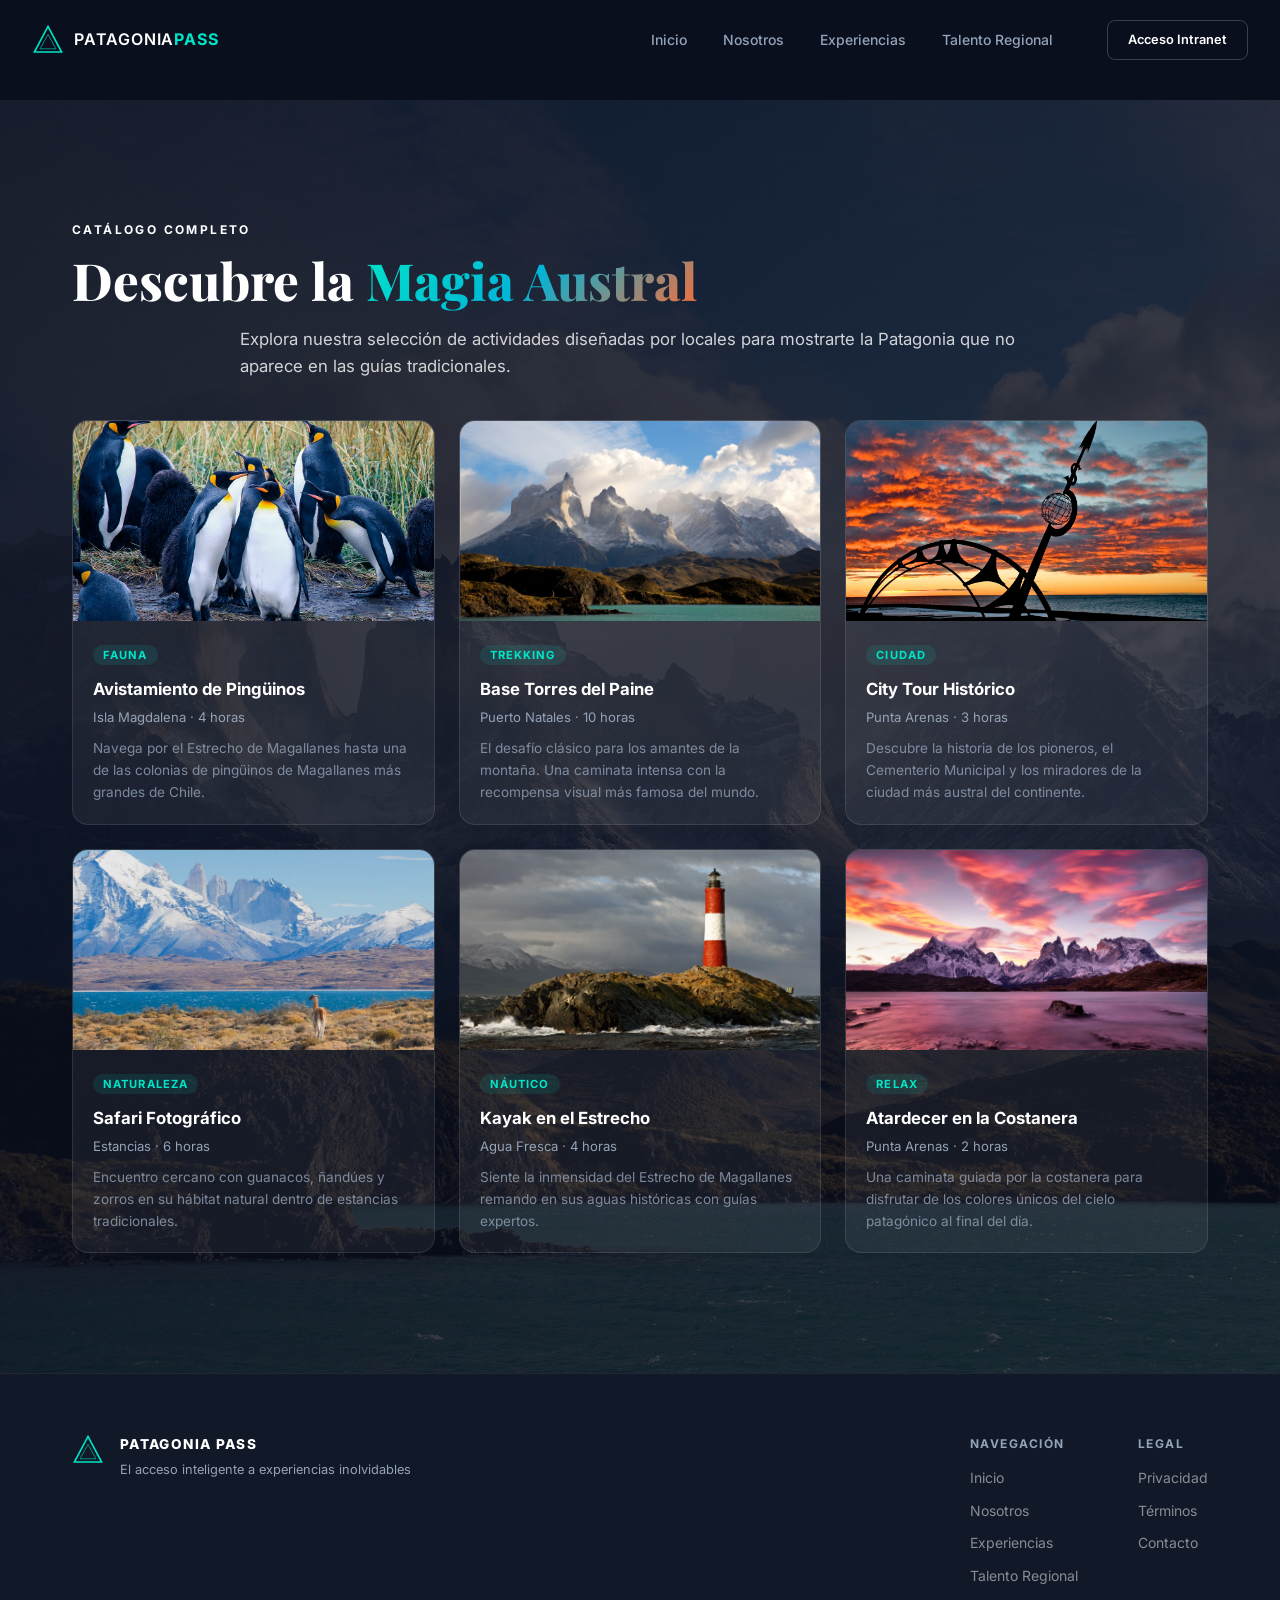
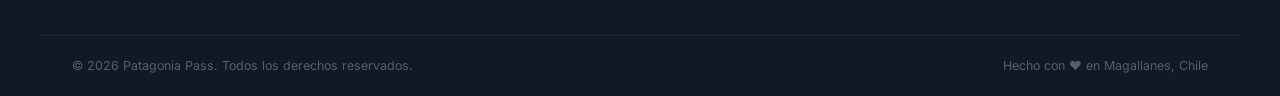
<file: frontend/experiencias.html>
<!DOCTYPE html>
<html lang="es">
<head>
  <meta charset="UTF-8" />
  <meta name="viewport" content="width=device-width, initial-scale=1.0" />
  <title>Experiencias — Patagonia Pass</title>
  <link rel="stylesheet" href="assets/css/style.css" />
  <link rel="preconnect" href="https://fonts.googleapis.com" />
  <link rel="preconnect" href="https://fonts.gstatic.com" crossorigin />
  <link href="https://fonts.googleapis.com/css2?family=Inter:wght@300;400;500;600;700;800;900&family=Playfair+Display:ital,wght@0,700;0,800;1,700&display=swap" rel="stylesheet" />
</head>
<body>

  <!-- ========== NAVBAR ========== -->
  <nav id="navbar" class="scrolled">
    <div class="nav-container">
      <a href="index.html" class="nav-brand">
        <svg viewBox="0 0 40 40" fill="none" xmlns="http://www.w3.org/2000/svg" class="nav-icon">
          <polygon points="20,3 37,35 3,35" stroke="#00e5c8" stroke-width="2" fill="none"/>
          <polygon points="20,13 30,31 10,31" stroke="#00e5c8" stroke-width="1.2" fill="none" opacity="0.6"/>
        </svg>
        <span>PATAGONIA<strong>PASS</strong></span>
      </a>
      <ul class="nav-links">
        <li><a href="index.html" class="nav-link">Inicio</a></li>
        <li><a href="nosotros.html" class="nav-link">Nosotros</a></li>
        <li><a href="experiencias.html" class="nav-link active">Experiencias</a></li>
        <li><a href="talento.html" class="nav-link">Talento Regional</a></li>
      </ul>
      <a href="login.html" class="btn-intranet">Acceso Intranet</a>
    </div>
  </nav>

  <main style="padding-top: 100px;">
    <!-- ========== EXPERIENCIAS SECTION ========== -->
    <section class="experiences-section" style="min-height: 80vh;">
      <div class="exp-bg" style="background-image: url('assets/images/torres-bg.jpg')"></div>
      <div class="exp-overlay"></div>
      <div class="section-container">
        <div class="section-tag reveal-up" style="color:#fff">Catálogo Completo</div>
        <h2 class="section-title reveal-up" style="color:#fff">Descubre la <span class="gradient-text">Magia Austral</span></h2>
        <p class="section-subtitle reveal-up" style="color:rgba(255,255,255,0.8); max-width: 800px; margin: 0 auto 40px;">Explora nuestra selección de actividades diseñadas por locales para mostrarte la Patagonia que no aparece en las guías tradicionales.</p>
        
        <div class="providers-grid">
          <!-- Reusando estilos de cards para el catálogo -->
          <div class="exp-card reveal-up">
            <div class="exp-img" style="background-image: url('assets/images/penguins.jpg')"></div>
            <div class="exp-info">
              <span class="exp-tag">Fauna</span>
              <h4>Avistamiento de Pingüinos</h4>
              <p>Isla Magdalena · 4 horas</p>
              <p style="font-size: 0.85rem; margin-top: 10px; opacity: 0.8;">Navega por el Estrecho de Magallanes hasta una de las colonias de pingüinos de Magallanes más grandes de Chile.</p>
            </div>
          </div>
          <div class="exp-card reveal-up" style="animation-delay: 0.1s">
            <div class="exp-img" style="background-image: url('assets/images/torres-bg.jpg')"></div>
            <div class="exp-info">
              <span class="exp-tag">Trekking</span>
              <h4>Base Torres del Paine</h4>
              <p>Puerto Natales · 10 horas</p>
              <p style="font-size: 0.85rem; margin-top: 10px; opacity: 0.8;">El desafío clásico para los amantes de la montaña. Una caminata intensa con la recompensa visual más famosa del mundo.</p>
            </div>
          </div>
          <div class="exp-card reveal-up" style="animation-delay: 0.2s">
            <div class="exp-img" style="background-image: url('assets/images/punta-arenas.jpg')"></div>
            <div class="exp-info">
              <span class="exp-tag">Ciudad</span>
              <h4>City Tour Histórico</h4>
              <p>Punta Arenas · 3 horas</p>
              <p style="font-size: 0.85rem; margin-top: 10px; opacity: 0.8;">Descubre la historia de los pioneros, el Cementerio Municipal y los miradores de la ciudad más austral del continente.</p>
            </div>
          </div>
          <div class="exp-card reveal-up">
            <div class="exp-img" style="background-image: url('assets/images/guanaco.jpg')"></div>
            <div class="exp-info">
              <span class="exp-tag">Naturaleza</span>
              <h4>Safari Fotográfico</h4>
              <p>Estancias · 6 horas</p>
              <p style="font-size: 0.85rem; margin-top: 10px; opacity: 0.8;">Encuentro cercano con guanacos, ñandúes y zorros en su hábitat natural dentro de estancias tradicionales.</p>
            </div>
          </div>
          <div class="exp-card reveal-up" style="animation-delay: 0.1s">
            <div class="exp-img" style="background-image: url('assets/images/estrecho-bg.jpg')"></div>
            <div class="exp-info">
              <span class="exp-tag">Náutico</span>
              <h4>Kayak en el Estrecho</h4>
              <p>Agua Fresca · 4 horas</p>
              <p style="font-size: 0.85rem; margin-top: 10px; opacity: 0.8;">Siente la inmensidad del Estrecho de Magallanes remando en sus aguas históricas con guías expertos.</p>
            </div>
          </div>
          <div class="exp-card reveal-up" style="animation-delay: 0.2s">
            <div class="exp-img" style="background-image: url('assets/images/sunset-bg.jpg')"></div>
            <div class="exp-info">
              <span class="exp-tag">Relax</span>
              <h4>Atardecer en la Costanera</h4>
              <p>Punta Arenas · 2 horas</p>
              <p style="font-size: 0.85rem; margin-top: 10px; opacity: 0.8;">Una caminata guiada por la costanera para disfrutar de los colores únicos del cielo patagónico al final del día.</p>
            </div>
          </div>
        </div>
      </div>
    </section>
  </main>

  <!-- ========== FOOTER ========== -->
  <footer class="footer">
    <div class="footer-container">
      <div class="footer-brand">
        <svg viewBox="0 0 40 40" fill="none" xmlns="http://www.w3.org/2000/svg" class="nav-icon">
          <polygon points="20,3 37,35 3,35" stroke="#00e5c8" stroke-width="2" fill="none"/>
          <polygon points="20,13 30,31 10,31" stroke="#00e5c8" stroke-width="1.2" fill="none" opacity="0.6"/>
        </svg>
        <div>
          <div class="footer-name">PATAGONIA PASS</div>
          <div class="footer-tagline">El acceso inteligente a experiencias inolvidables</div>
        </div>
      </div>
      <div class="footer-links">
        <div class="footer-col">
          <h5>Navegación</h5>
          <a href="index.html">Inicio</a>
          <a href="nosotros.html">Nosotros</a>
          <a href="experiencias.html">Experiencias</a>
          <a href="talento.html">Talento Regional</a>
        </div>
        <div class="footer-col">
          <h5>Legal</h5>
          <a href="#">Privacidad</a>
          <a href="#">Términos</a>
          <a href="contacto.html">Contacto</a>
        </div>
      </div>
    </div>
    <div class="footer-bottom">
      <span>© 2026 Patagonia Pass. Todos los derechos reservados.</span>
      <span>Hecho con ❤️ en Magallanes, Chile</span>
    </div>
  </footer>

  <script src="assets/js/main.js"></script>
</body>
</html>
</file>
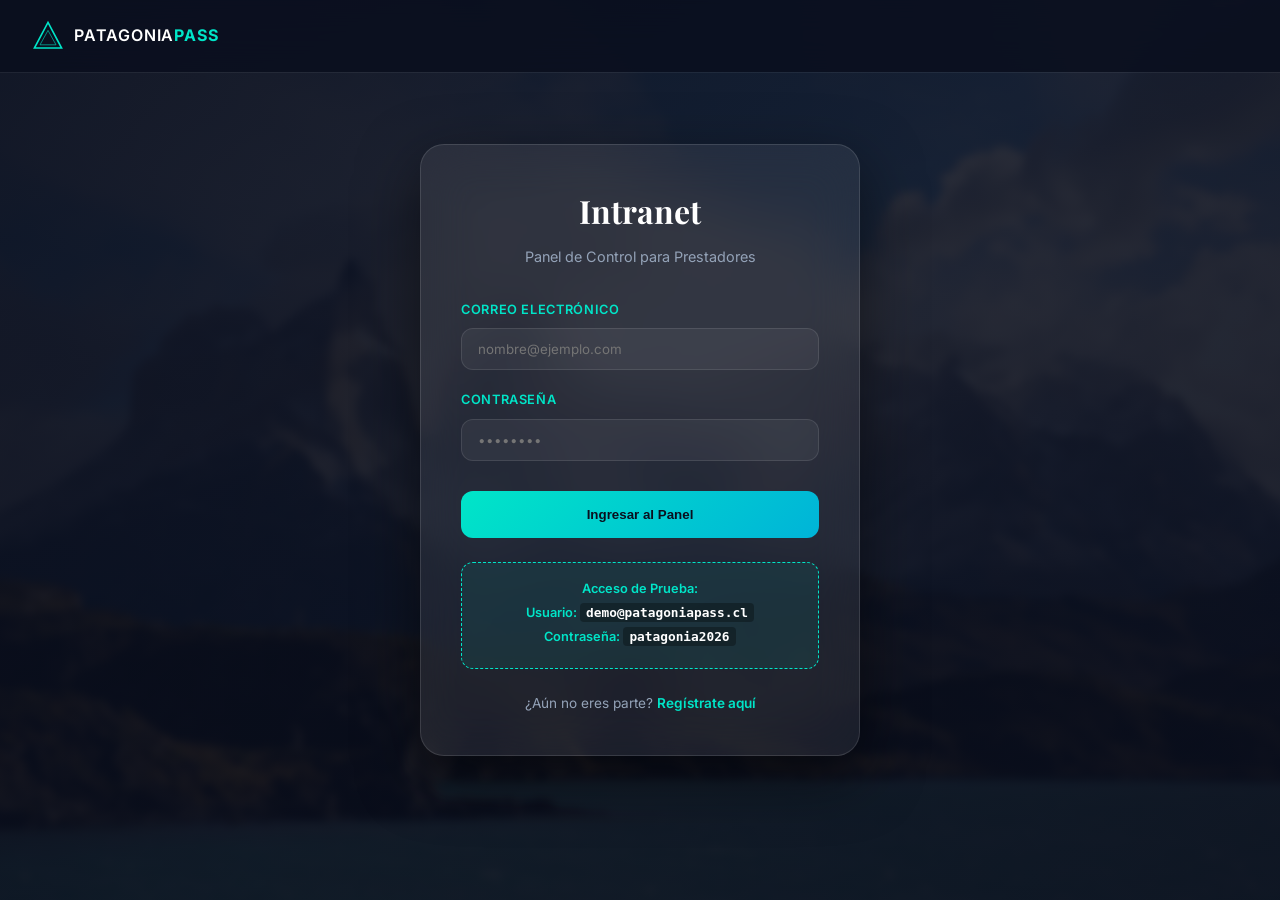
<file: frontend/login.html>
<!DOCTYPE html>
<html lang="es">
<head>
  <meta charset="UTF-8" />
  <meta name="viewport" content="width=device-width, initial-scale=1.0" />
  <title>Acceso Intranet — Patagonia Pass</title>
  <link rel="stylesheet" href="assets/css/style.css" />
  <link rel="preconnect" href="https://fonts.googleapis.com" />
  <link rel="preconnect" href="https://fonts.gstatic.com" crossorigin />
  <link href="https://fonts.googleapis.com/css2?family=Inter:wght@300;400;500;600;700;800;900&family=Playfair+Display:ital,wght@0,700;0,800;1,700&display=swap" rel="stylesheet" />
  <style>
    .login-section { min-height: 100vh; display: flex; align-items: center; justify-content: center; padding: 100px 24px; position: relative; overflow: hidden; }
    .login-card { width: 100%; max-width: 440px; background: rgba(255,255,255,0.07); backdrop-filter: blur(24px); border: 1px solid rgba(255,255,255,0.12); border-radius: 24px; padding: 40px; position: relative; z-index: 3; box-shadow: var(--shadow); }
    .login-header { text-align: center; margin-bottom: 32px; }
    .login-header h1 { font-family: 'Playfair Display', serif; font-size: 2rem; margin-bottom: 8px; color: #fff; }
    .login-header p { color: var(--muted); font-size: 0.9rem; }
    .form-group { margin-bottom: 20px; }
    .form-group label { display: block; font-size: 0.8rem; font-weight: 600; color: var(--teal); text-transform: uppercase; letter-spacing: 0.05em; margin-bottom: 8px; }
    .form-control { width: 100%; background: rgba(255,255,255,0.05); border: 1px solid rgba(255,255,255,0.1); border-radius: 12px; padding: 12px 16px; color: #fff; font-family: 'Inter', sans-serif; outline: none; transition: border-color 0.2s; }
    .form-control:focus { border-color: var(--teal); }
    .btn-login { width: 100%; background: linear-gradient(135deg, var(--teal), #00b4d8); color: var(--dark); border: none; border-radius: 12px; padding: 16px; font-weight: 700; cursor: pointer; transition: transform 0.2s, box-shadow 0.2s; margin-top: 10px; }
    .btn-login:hover { transform: translateY(-2px); box-shadow: 0 8px 24px rgba(0,229,200,0.3); }
    .credentials-box { margin-top: 24px; padding: 16px; background: rgba(0,229,200,0.08); border: 1px dashed var(--teal); border-radius: 12px; text-align: center; }
    .credentials-box p { font-size: 0.8rem; color: var(--teal); font-weight: 600; margin-bottom: 4px; }
    .credentials-box code { font-family: monospace; color: #fff; background: rgba(0,0,0,0.3); padding: 2px 6px; border-radius: 4px; }
    .login-footer { text-align: center; margin-top: 24px; font-size: 0.85rem; color: var(--muted); }
    .login-footer a { color: var(--teal); text-decoration: none; font-weight: 600; }
  </style>
</head>
<body>
  <nav id="navbar" class="scrolled">
    <div class="nav-container">
      <a href="index.html" class="nav-brand">
        <svg viewBox="0 0 40 40" fill="none" xmlns="http://www.w3.org/2000/svg" class="nav-icon">
          <polygon points="20,3 37,35 3,35" stroke="#00e5c8" stroke-width="2" fill="none"/>
          <polygon points="20,13 30,31 10,31" stroke="#00e5c8" stroke-width="1.2" fill="none" opacity="0.6"/>
        </svg>
        <span>PATAGONIA<strong>PASS</strong></span>
      </a>
    </div>
  </nav>

  <section class="login-section">
    <div class="hero-slide active" style="background-image: url('assets/images/torres-bg.jpg'); opacity: 0.3; filter: blur(4px);"></div>
    <div class="hero-overlay"></div>
    
    <div class="login-card reveal-up visible">
      <div class="login-header">
        <h1>Intranet</h1>
        <p>Panel de Control para Prestadores</p>
      </div>

      <form id="loginForm">
        <div class="form-group">
          <label>Correo Electrónico</label>
          <input type="email" id="email" class="form-control" placeholder="nombre@ejemplo.com" required>
        </div>
        <div class="form-group">
          <label>Contraseña</label>
          <input type="password" id="password" class="form-control" placeholder="••••••••" required>
        </div>
        <button type="submit" class="btn-login">Ingresar al Panel</button>
      </form>

      <div class="credentials-box">
        <p>Acceso de Prueba:</p>
        <p>Usuario: <code>demo@patagoniapass.cl</code></p>
        <p>Contraseña: <code>patagonia2026</code></p>
      </div>

      <div class="login-footer">
        ¿Aún no eres parte? <a href="registro.html">Regístrate aquí</a>
      </div>
    </div>
  </section>

  <script>
    document.getElementById('loginForm').addEventListener('submit', (e) => {
      e.preventDefault();
      const email = document.getElementById('email').value;
      const pass = document.getElementById('password').value;
      const btn = e.target.querySelector('button');

      if (email === 'demo@patagoniapass.cl' && pass === 'patagonia2026') {
        btn.innerHTML = 'Validando...';
        btn.disabled = true;
        setTimeout(() => {
          window.location.href = 'dashboard.html';
        }, 1200);
      } else {
        alert('Credenciales incorrectas. Usa los datos del recuadro inferior.');
      }
    });
  </script>
</body>
</html>
</file>
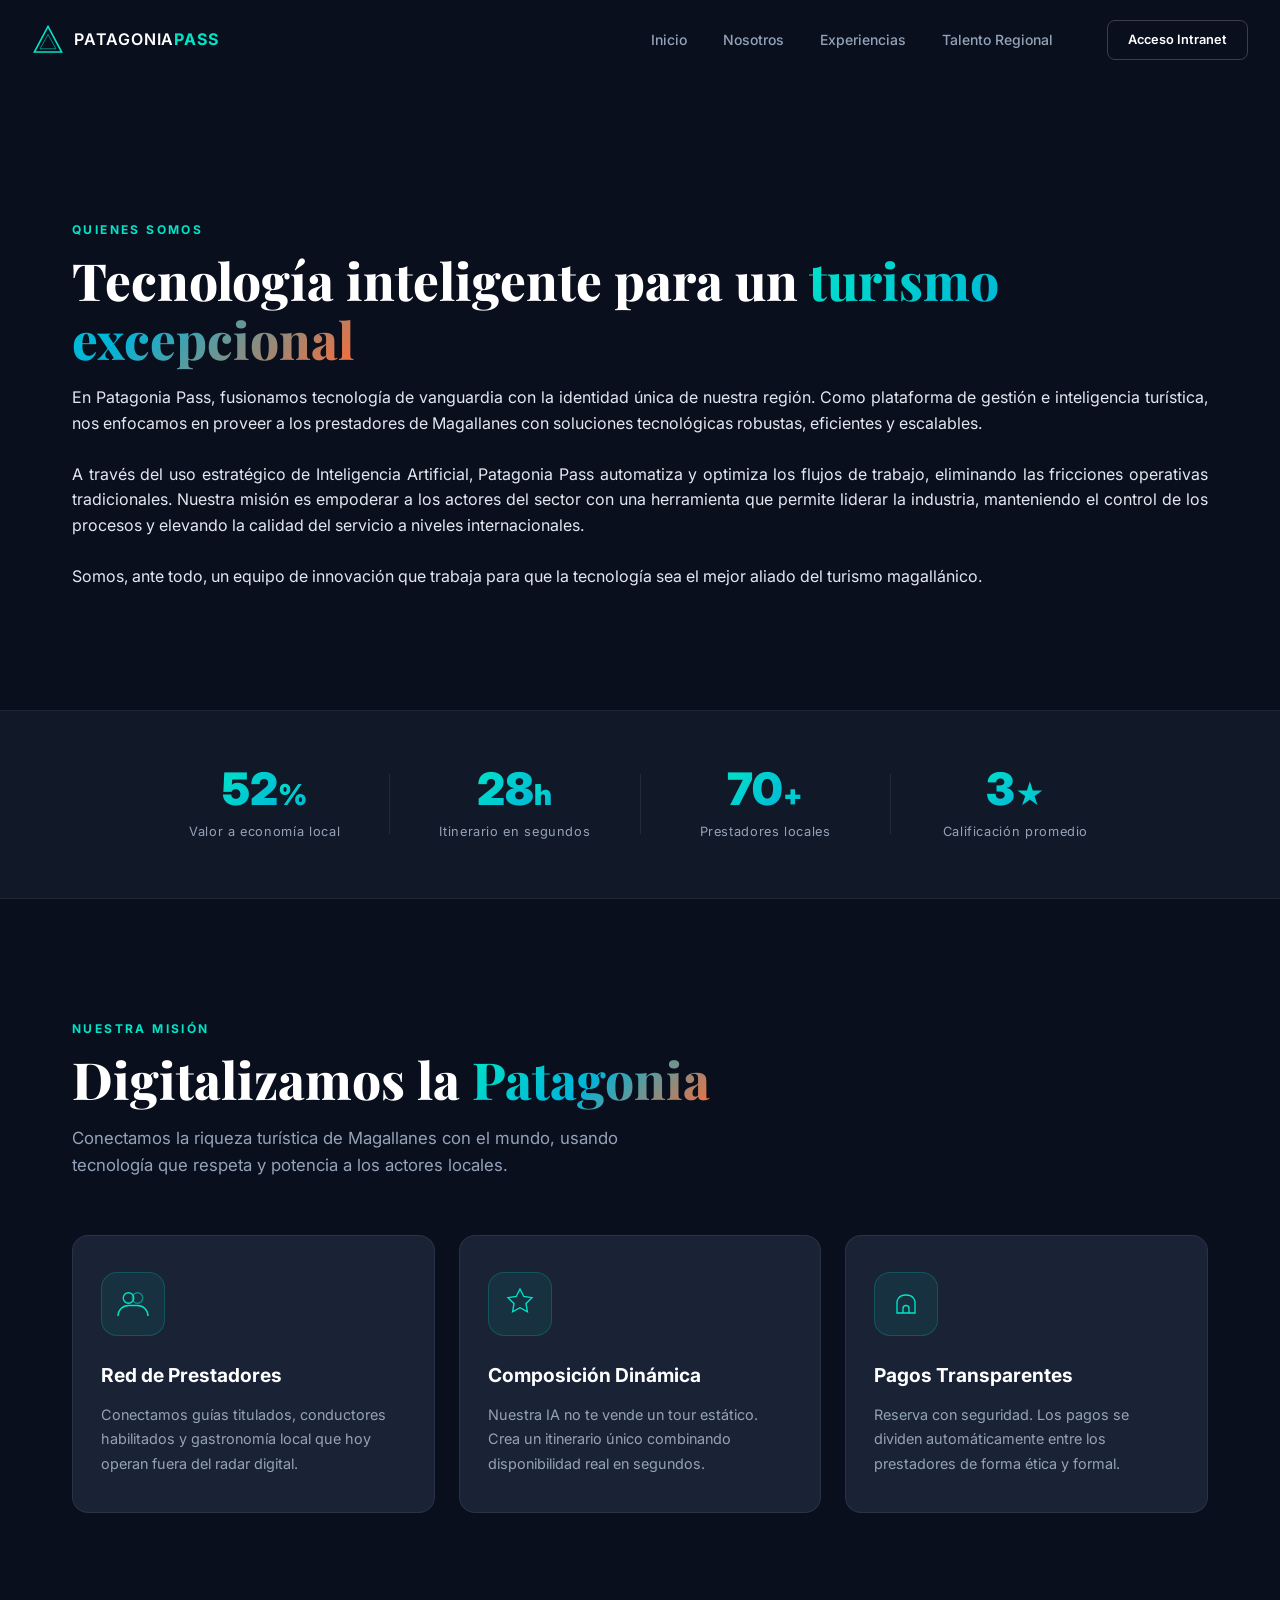
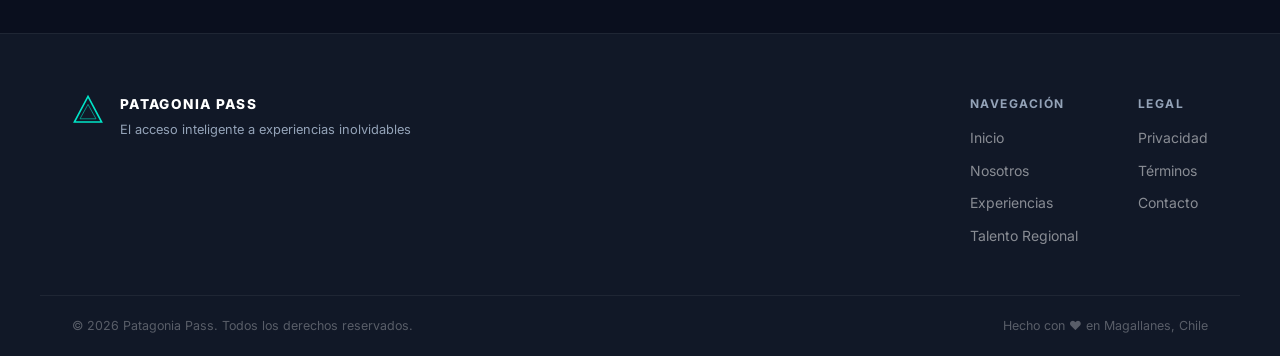
<file: frontend/nosotros.html>
<!DOCTYPE html>
<html lang="es">
<head>
  <meta charset="UTF-8" />
  <meta name="viewport" content="width=device-width, initial-scale=1.0" />
  <title>Quiénes Somos — Patagonia Pass</title>
  <link rel="stylesheet" href="assets/css/style.css" />
  <link rel="preconnect" href="https://fonts.googleapis.com" />
  <link rel="preconnect" href="https://fonts.gstatic.com" crossorigin />
  <link href="https://fonts.googleapis.com/css2?family=Inter:wght@300;400;500;600;700;800;900&family=Playfair+Display:ital,wght@0,700;0,800;1,700&display=swap" rel="stylesheet" />
</head>
<body>

  <!-- ========== NAVBAR ========== -->
  <nav id="navbar" class="scrolled">
    <div class="nav-container">
      <a href="index.html" class="nav-brand">
        <svg viewBox="0 0 40 40" fill="none" xmlns="http://www.w3.org/2000/svg" class="nav-icon">
          <polygon points="20,3 37,35 3,35" stroke="#00e5c8" stroke-width="2" fill="none"/>
          <polygon points="20,13 30,31 10,31" stroke="#00e5c8" stroke-width="1.2" fill="none" opacity="0.6"/>
        </svg>
        <span>PATAGONIA<strong>PASS</strong></span>
      </a>
      <ul class="nav-links">
        <li><a href="index.html" class="nav-link">Inicio</a></li>
        <li><a href="nosotros.html" class="nav-link  active">Nosotros</a></li>
        <li><a href="experiencias.html" class="nav-link">Experiencias</a></li>
        <li><a href="talento.html" class="nav-link">Talento Regional</a></li>
      </ul>
      <a href="login.html" class="btn-intranet">Acceso Intranet</a>
    </div>
  </nav>

  <main style="padding-top: 100px;">
    <!-- ========== STATS STRIP ========== -->
<section id="nosotros" class="mission-section">
      <div class="section-container">
        <div class="section-tag reveal-up">Quienes Somos</div>
        <h2 class="section-title reveal-up">Tecnología inteligente para un  <span class="gradient-text">turismo excepcional</span></h2>
        <p style="text-align: justify;" class="reveal-up">En Patagonia Pass, fusionamos tecnología de vanguardia con la identidad única de nuestra región. Como plataforma de gestión 
    e inteligencia turística, nos enfocamos en proveer a los prestadores de Magallanes con soluciones tecnológicas robustas, eficientes y escalables.
<br><br>
A través del uso estratégico de Inteligencia Artificial, Patagonia Pass automatiza y optimiza los flujos de trabajo, eliminando las 
fricciones operativas tradicionales. Nuestra misión es empoderar a los actores del sector con una herramienta que permite liderar la industria, 
manteniendo el control de los procesos y elevando la calidad del servicio a niveles internacionales.
<br><br>
Somos, ante todo, un equipo de innovación que trabaja para que la tecnología sea el mejor aliado del turismo magallánico.</p>
</div></section>

    <section class="stats-strip">
      <div class="stats-container">
        <div class="stat-item reveal-up">
          <span class="stat-number" data-target="90">0</span><span class="stat-suffix">%</span>
          <span class="stat-label">Valor a economía local</span>
        </div>
        <div class="stat-divider"></div>
        <div class="stat-item reveal-up">
          <span class="stat-number" data-target="48">0</span><span class="stat-suffix">h</span>
          <span class="stat-label">Itinerario en segundos</span>
        </div>
        <div class="stat-divider"></div>
        <div class="stat-item reveal-up">
          <span class="stat-number" data-target="120">0</span><span class="stat-suffix">+</span>
          <span class="stat-label">Prestadores locales</span>
        </div>
        <div class="stat-divider"></div>
        <div class="stat-item reveal-up">
          <span class="stat-number" data-target="5">0</span><span class="stat-suffix">★</span>
          <span class="stat-label">Calificación promedio</span>
        </div>
      </div>
    </section>

    <!-- ========== MISIÓN ========== -->
    <section id="nosotros" class="mission-section">
      <div class="section-container">
        <div class="section-tag reveal-up">Nuestra Misión</div>
        <h2 class="section-title reveal-up">Digitalizamos la <span class="gradient-text">Patagonia</span></h2>
        <p class="section-subtitle reveal-up">Conectamos la riqueza turística de Magallanes con el mundo, usando tecnología que respeta y potencia a los actores locales.</p>

        <div class="mission-grid">
          <div class="mission-card reveal-left">
            <div class="mission-icon-wrap">
              <svg viewBox="0 0 48 48" fill="none" stroke="currentColor" stroke-width="1.8">
                <circle cx="18" cy="16" r="7"/><circle cx="30" cy="16" r="7" opacity="0.5"/>
                <path d="M4 40c0-7.7 6.3-14 14-14h12c7.7 0 14 6.3 14 14"/>
              </svg>
            </div>
            <h3>Red de Prestadores</h3>
            <p>Conectamos guías titulados, conductores habilitados y gastronomía local que hoy operan fuera del radar digital.</p>
            <div class="card-glow"></div>
          </div>
          <div class="mission-card reveal-up">
            <div class="mission-icon-wrap">
              <svg viewBox="0 0 48 48" fill="none" stroke="currentColor" stroke-width="1.8">
                <path d="M24 4l5 10 11 1.6-8 7.8 1.9 11L24 29l-9.9 5.4L16 23.4 8 15.6l11-1.6z"/>
              </svg>
            </div>
            <h3>Composición Dinámica</h3>
            <p>Nuestra IA no te vende un tour estático. Crea un itinerario único combinando disponibilidad real en segundos.</p>
            <div class="card-glow"></div>
          </div>
          <div class="mission-card reveal-right">
            <div class="mission-icon-wrap">
              <svg viewBox="0 0 48 48" fill="none" stroke="currentColor" stroke-width="1.8">
                <path d="M12 22s0-10 12-10 12 10 12 10v14H12V22z"/>
                <path d="M20 36v-6a4 4 0 018 0v6"/>
              </svg>
            </div>
            <h3>Pagos Transparentes</h3>
            <p>Reserva con seguridad. Los pagos se dividen automáticamente entre los prestadores de forma ética y formal.</p>
            <div class="card-glow"></div>
          </div>
        </div>
      </div>
    </section>
  </main>

  <!-- ========== FOOTER ========== -->
  <footer class="footer">
    <div class="footer-container">
      <div class="footer-brand">
        <svg viewBox="0 0 40 40" fill="none" xmlns="http://www.w3.org/2000/svg" class="nav-icon">
          <polygon points="20,3 37,35 3,35" stroke="#00e5c8" stroke-width="2" fill="none"/>
          <polygon points="20,13 30,31 10,31" stroke="#00e5c8" stroke-width="1.2" fill="none" opacity="0.6"/>
        </svg>
        <div>
          <div class="footer-name">PATAGONIA PASS</div>
          <div class="footer-tagline">El acceso inteligente a experiencias inolvidables</div>
        </div>
      </div>
      <div class="footer-links">
        <div class="footer-col">
          <h5>Navegación</h5>
        <a href="index.html">Inicio</a>
          <a href="nosotros.html">Nosotros</a>
          <a href="experiencias.html">Experiencias</a>
          <a href="talento.html">Talento Regional</a>
        </div>
        <div class="footer-col">
          <h5>Legal</h5>
          <a href="#">Privacidad</a>
          <a href="#">Términos</a>
          <a href="contacto.html">Contacto</a>
        </div>
      </div>
    </div>
    <div class="footer-bottom">
      <span>© 2026 Patagonia Pass. Todos los derechos reservados.</span>
      <span>Hecho con ❤️ en Magallanes, Chile</span>
    </div>
  </footer>

  <script src="assets/js/main.js"></script>
</body>
</html>
</file>
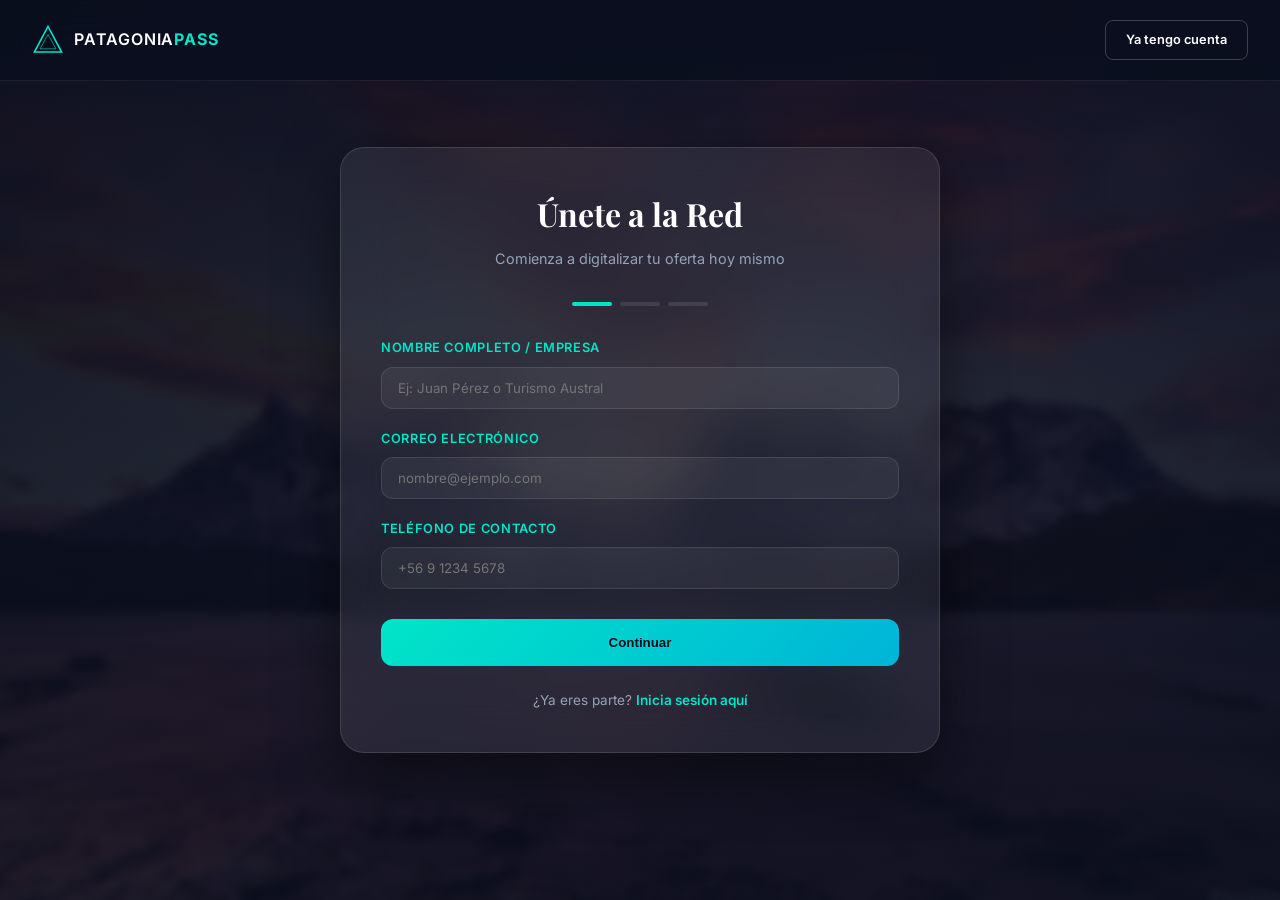
<file: frontend/registro.html>
<!DOCTYPE html>
<html lang="es">
<head>
  <meta charset="UTF-8" />
  <meta name="viewport" content="width=device-width, initial-scale=1.0" />
  <title>Registro de Prestadores — Patagonia Pass</title>
  <link rel="stylesheet" href="assets/css/style.css" />
  <link rel="preconnect" href="https://fonts.googleapis.com" />
  <link rel="preconnect" href="https://fonts.gstatic.com" crossorigin />
  <link href="https://fonts.googleapis.com/css2?family=Inter:wght@300;400;500;600;700;800;900&family=Playfair+Display:ital,wght@0,700;0,800;1,700&display=swap" rel="stylesheet" />
  <style>
    .reg-section { min-height: 100vh; display: flex; align-items: center; justify-content: center; padding: 100px 24px; position: relative; overflow: hidden; }
    .reg-card { width: 100%; max-width: 600px; background: rgba(255,255,255,0.07); backdrop-filter: blur(24px); border: 1px solid rgba(255,255,255,0.12); border-radius: 24px; padding: 40px; position: relative; z-index: 3; box-shadow: var(--shadow); }
    .reg-header { text-align: center; margin-bottom: 32px; }
    .reg-header h1 { font-family: 'Playfair Display', serif; font-size: 2rem; margin-bottom: 8px; color: #fff; }
    .reg-header p { color: var(--muted); font-size: 0.9rem; }
    .form-group { margin-bottom: 20px; }
    .form-group label { display: block; font-size: 0.8rem; font-weight: 600; color: var(--teal); text-transform: uppercase; letter-spacing: 0.05em; margin-bottom: 8px; }
    .form-control { width: 100%; background: rgba(255,255,255,0.05); border: 1px solid rgba(255,255,255,0.1); border-radius: 12px; padding: 12px 16px; color: #fff; font-family: 'Inter', sans-serif; outline: none; transition: border-color 0.2s; }
    .form-control:focus { border-color: var(--teal); }
    .form-select { appearance: none; background-image: url("data:image/svg+xml,%3Csvg xmlns='http://www.w3.org/2000/svg' fill='none' viewBox='0 0 24 24' stroke='white'%3E%3Cpath stroke-linecap='round' stroke-linejoin='round' stroke-width='2' d='M19 9l-7 7-7-7'/%3E%3C/svg%3E"); background-repeat: no-repeat; background-position: right 16px center; background-size: 16px; }
    .btn-reg { width: 100%; background: linear-gradient(135deg, var(--teal), #00b4d8); color: var(--dark); border: none; border-radius: 12px; padding: 16px; font-weight: 700; cursor: pointer; transition: transform 0.2s, box-shadow 0.2s; margin-top: 10px; }
    .btn-reg:hover { transform: translateY(-2px); box-shadow: 0 8px 24px rgba(0,229,200,0.3); }
    .reg-footer { text-align: center; margin-top: 24px; font-size: 0.85rem; color: var(--muted); }
    .reg-footer a { color: var(--teal); text-decoration: none; font-weight: 600; }
    .steps-indicator { display: flex; justify-content: center; gap: 8px; margin-bottom: 32px; }
    .step-dot { width: 40px; height: 4px; background: rgba(255,255,255,0.1); border-radius: 2px; }
    .step-dot.active { background: var(--teal); }
    .form-step { display: none; }
    .form-step.active { display: block; animation: fadeIn 0.5s ease; }
    @keyframes fadeIn { from { opacity: 0; transform: translateY(10px); } to { opacity: 1; transform: translateY(0); } }
  </style>
</head>
<body>
  <nav id="navbar" class="scrolled">
    <div class="nav-container">
      <a href="index.html" class="nav-brand">
        <svg viewBox="0 0 40 40" fill="none" xmlns="http://www.w3.org/2000/svg" class="nav-icon">
          <polygon points="20,3 37,35 3,35" stroke="#00e5c8" stroke-width="2" fill="none"/>
          <polygon points="20,13 30,31 10,31" stroke="#00e5c8" stroke-width="1.2" fill="none" opacity="0.6"/>
        </svg>
        <span>PATAGONIA<strong>PASS</strong></span>
      </a>
      <a href="login.html" class="btn-intranet" style="margin-left:auto">Ya tengo cuenta</a>
    </div>
  </nav>

  <section class="reg-section">
    <div class="hero-slide active" style="background-image: url('assets/images/sunset-bg.jpg'); opacity: 0.3; filter: blur(4px);"></div>
    <div class="hero-overlay"></div>
    
    <div class="reg-card reveal-up visible">
      <div class="reg-header">
        <h1>Únete a la Red</h1>
        <p>Comienza a digitalizar tu oferta hoy mismo</p>
      </div>

      <div class="steps-indicator">
        <div class="step-dot active" id="dot1"></div>
        <div class="step-dot" id="dot2"></div>
        <div class="step-dot" id="dot3"></div>
      </div>

      <form id="regForm">
        <!-- Paso 1: Datos Básicos -->
        <div class="form-step active" id="step1">
          <div class="form-group">
            <label>Nombre Completo / Empresa</label>
            <input type="text" class="form-control" placeholder="Ej: Juan Pérez o Turismo Austral" required>
          </div>
          <div class="form-group">
            <label>Correo Electrónico</label>
            <input type="email" class="form-control" placeholder="nombre@ejemplo.com" required>
          </div>
          <div class="form-group">
            <label>Teléfono de Contacto</label>
            <input type="tel" class="form-control" placeholder="+56 9 1234 5678" required>
          </div>
          <button type="button" class="btn-reg" onclick="nextStep(2)">Continuar</button>
        </div>

        <!-- Paso 2: Servicio -->
        <div class="form-step" id="step2">
          <div class="form-group">
            <label>Tipo de Servicio</label>
            <select class="form-control form-select" required>
              <option value="">Selecciona una categoría</option>
              <option value="guia">Guía Turístico</option>
              <option value="transporte">Transporte / Traslado</option>
              <option value="gastronomia">Gastronomía Local</option>
              <option value="alojamiento">Alojamiento (Próximamente)</option>
            </select>
          </div>
          <div class="form-group">
            <label>Ubicación Base</label>
            <select class="form-control form-select" required>
              <option value="punta-arenas">Punta Arenas</option>
              <option value="puerto-natales">Puerto Natales</option>
              <option value="porvenir">Porvenir</option>
              <option value="puerto-williams">Puerto Williams</option>
            </select>
          </div>
          <div class="form-group">
            <label>Breve descripción de tu oferta</label>
            <textarea class="form-control" rows="3" placeholder="Cuéntanos qué experiencias ofreces..."></textarea>
          </div>
          <div style="display:flex; gap:12px;">
            <button type="button" class="btn-reg" style="background:rgba(255,255,255,0.1); color:#fff;" onclick="nextStep(1)">Atrás</button>
            <button type="button" class="btn-reg" onclick="nextStep(3)">Continuar</button>
          </div>
        </div>

        <!-- Paso 3: Seguridad -->
        <div class="form-step" id="step3">
          <div class="form-group">
            <label>Crea tu Contraseña</label>
            <input type="password" class="form-control" placeholder="••••••••" required>
          </div>
          <div class="form-group">
            <label>Confirma Contraseña</label>
            <input type="password" class="form-control" placeholder="••••••••" required>
          </div>
          <div class="form-group" style="display:flex; gap:10px; align-items:flex-start; margin-top:20px;">
            <input type="checkbox" id="terms" style="margin-top:4px;" required>
            <label for="terms" style="text-transform:none; color:var(--muted); font-size:0.75rem;">Acepto los términos de servicio y la política de privacidad de Patagonia Pass.</label>
          </div>
          <div style="display:flex; gap:12px;">
            <button type="button" class="btn-reg" style="background:rgba(255,255,255,0.1); color:#fff;" onclick="nextStep(2)">Atrás</button>
            <button type="submit" class="btn-reg">Finalizar Registro</button>
          </div>
        </div>
      </form>

      <div class="reg-footer">
        ¿Ya eres parte? <a href="login.html">Inicia sesión aquí</a>
      </div>
    </div>
  </section>

  <script>
    function nextStep(step) {
      document.querySelectorAll('.form-step').forEach(s => s.classList.remove('active'));
      document.querySelectorAll('.step-dot').forEach(d => d.classList.remove('active'));
      
      document.getElementById('step' + step).classList.add('active');
      for(let i=1; i<=step; i++) {
        document.getElementById('dot' + i).classList.add('active');
      }
    }

    document.getElementById('regForm').addEventListener('submit', (e) => {
      e.preventDefault();
      const btn = e.target.querySelector('button[type="submit"]');
      btn.innerHTML = 'Procesando...';
      btn.disabled = true;
      setTimeout(() => {
        alert('¡Registro exitoso! Ahora puedes iniciar sesión.');
        window.location.href = 'login.html';
      }, 1500);
    });
  </script>
</body>
</html>
</file>
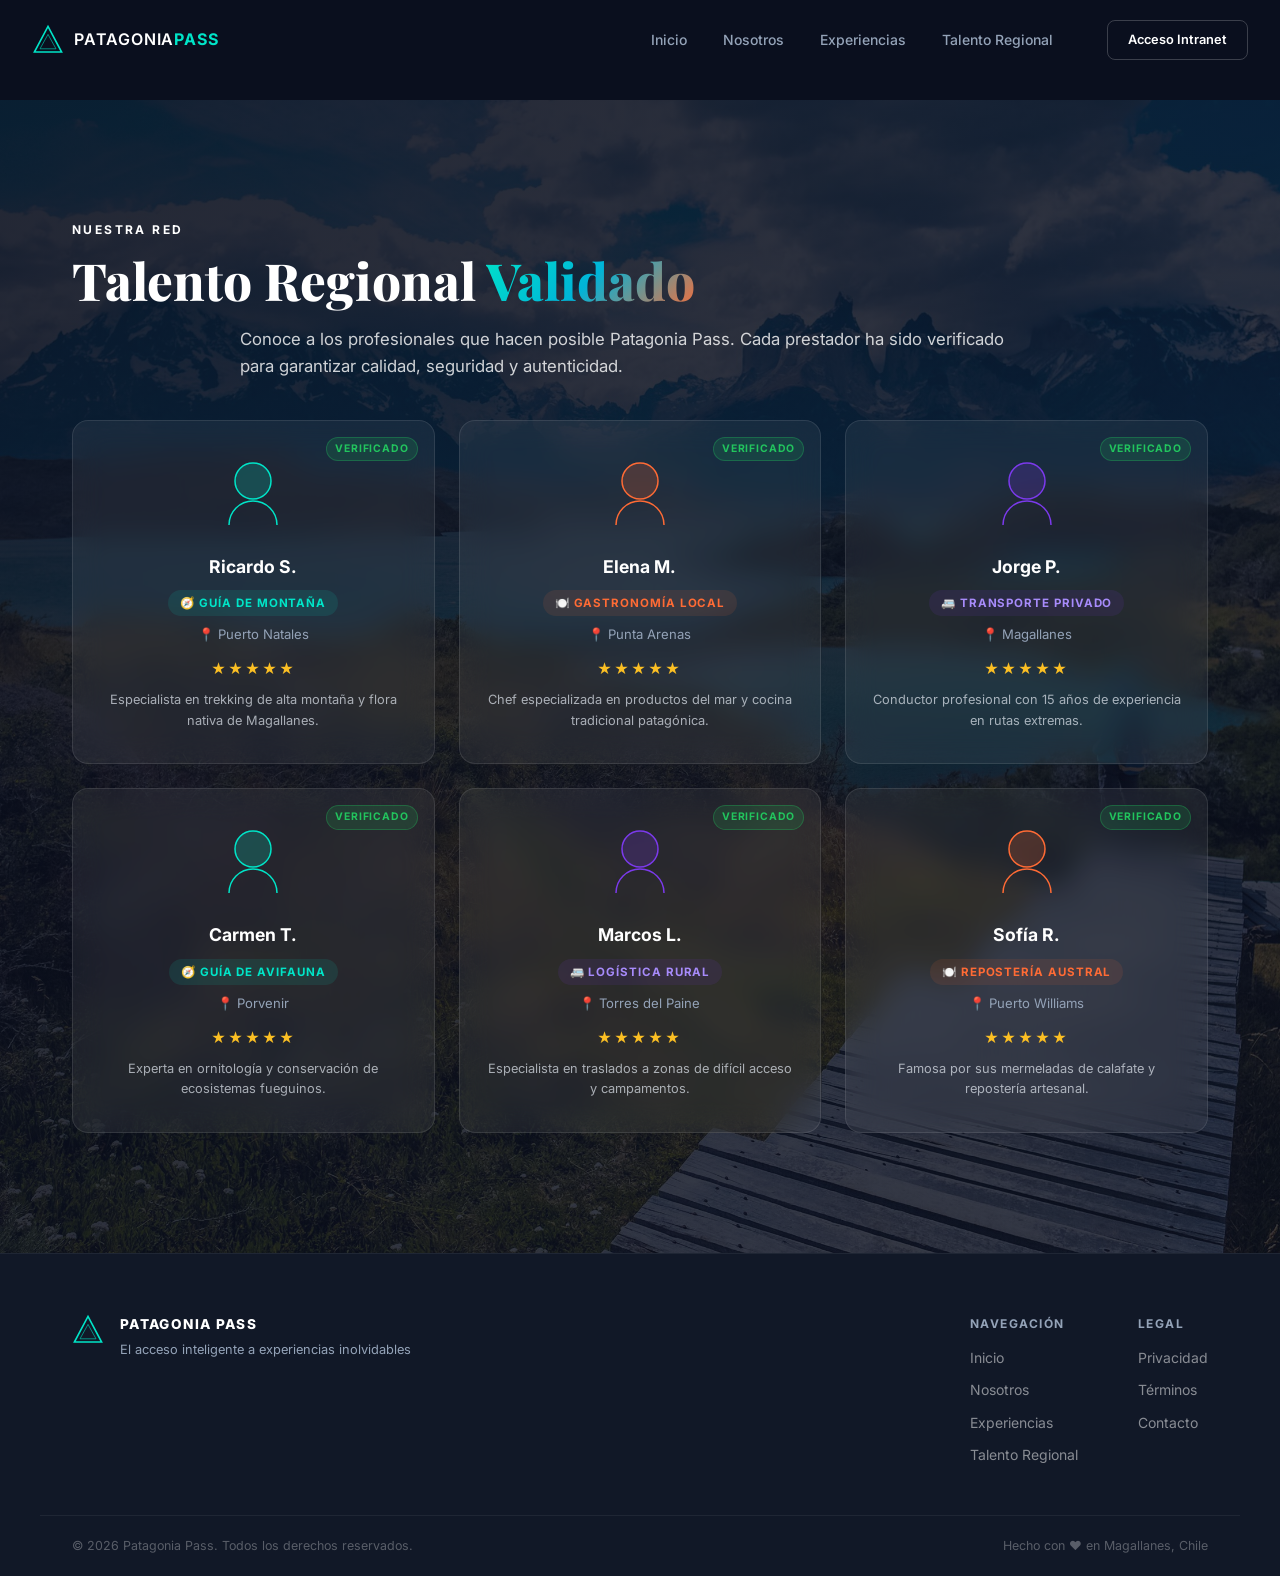
<file: frontend/talento.html>
<!DOCTYPE html>
<html lang="es">
<head>
  <meta charset="UTF-8" />
  <meta name="viewport" content="width=device-width, initial-scale=1.0" />
  <title>Talento Regional — Patagonia Pass</title>
  <link rel="stylesheet" href="assets/css/style.css" />
  <link rel="preconnect" href="https://fonts.googleapis.com" />
  <link rel="preconnect" href="https://fonts.gstatic.com" crossorigin />
  <link href="https://fonts.googleapis.com/css2?family=Inter:wght@300;400;500;600;700;800;900&family=Playfair+Display:ital,wght@0,700;0,800;1,700&display=swap" rel="stylesheet" />
</head>
<body>

  <!-- ========== NAVBAR ========== -->
  <nav id="navbar" class="scrolled">
    <div class="nav-container">
      <a href="index.html" class="nav-brand">
       <svg viewBox="0 0 40 40" fill="none" xmlns="http://www.w3.org/2000/svg" class="nav-icon">
          <polygon points="20,3 37,35 3,35" stroke="#00e5c8" stroke-width="2" fill="none"/>
          <polygon points="20,13 30,31 10,31" stroke="#00e5c8" stroke-width="1.2" fill="none" opacity="0.6"/>
        </svg>
        <span>PATAGONIA<strong>PASS</strong></span>
      </a>
      <ul class="nav-links">
        <li><a href="index.html" class="nav-link">Inicio</a></li>
        <li><a href="nosotros.html" class="nav-link">Nosotros</a></li>
        <li><a href="experiencias.html" class="nav-link">Experiencias</a></li>
        <li><a href="talento.html" class="nav-link active">Talento Regional</a></li>
      </ul>
      <a href="login.html" class="btn-intranet">Acceso Intranet</a>
    </div>
  </nav>

  <main style="padding-top: 100px;">
    <!-- ========== TALENTO REGIONAL SECTION ========== -->
    <section class="providers-section" style="min-height: 80vh;">
      <div class="providers-bg" style="background-image: url('assets/images/hero-bg.png')"></div>
      <div class="providers-overlay"></div>
      <div class="section-container">
        <div class="section-tag reveal-up" style="color:#fff">Nuestra Red</div>
        <h2 class="section-title reveal-up" style="color:#fff">Talento Regional <span class="gradient-text">Validado</span></h2>
        <p class="section-subtitle reveal-up" style="color:rgba(255,255,255,0.8); max-width: 800px; margin: 0 auto 40px;">Conoce a los profesionales que hacen posible Patagonia Pass. Cada prestador ha sido verificado para garantizar calidad, seguridad y autenticidad.</p>

        <div class="providers-grid">
          <!-- Guías -->
          <div class="provider-card reveal-up">
            <div class="provider-avatar">
              <svg viewBox="0 0 80 80" fill="none"><circle cx="40" cy="28" r="18" fill="#00e5c8" opacity="0.2"/><circle cx="40" cy="28" r="18" stroke="#00e5c8" stroke-width="1.5"/><path d="M16 72c0-13.3 10.7-24 24-24s24 10.7 24 24" stroke="#00e5c8" stroke-width="1.5"/></svg>
            </div>
            <div class="provider-info">
              <h4>Ricardo S.</h4>
              <span class="provider-role guide">🧭 Guía de Montaña</span>
              <span class="provider-loc">📍 Puerto Natales</span>
              <div class="provider-stars">★★★★★</div>
              <p style="font-size: 0.8rem; margin-top: 10px; opacity: 0.7;">Especialista en trekking de alta montaña y flora nativa de Magallanes.</p>
            </div>
            <div class="provider-badge">Verificado</div>
          </div>

          <!-- Gastronomía -->
          <div class="provider-card reveal-up" style="animation-delay:.1s">
            <div class="provider-avatar">
              <svg viewBox="0 0 80 80" fill="none"><circle cx="40" cy="28" r="18" fill="#ff6b35" opacity="0.2"/><circle cx="40" cy="28" r="18" stroke="#ff6b35" stroke-width="1.5"/><path d="M16 72c0-13.3 10.7-24 24-24s24 10.7 24 24" stroke="#ff6b35" stroke-width="1.5"/></svg>
            </div>
            <div class="provider-info">
              <h4>Elena M.</h4>
              <span class="provider-role food">🍽️ Gastronomía Local</span>
              <span class="provider-loc">📍 Punta Arenas</span>
              <div class="provider-stars">★★★★★</div>
              <p style="font-size: 0.8rem; margin-top: 10px; opacity: 0.7;">Chef especializada en productos del mar y cocina tradicional patagónica.</p>
            </div>
            <div class="provider-badge">Verificado</div>
          </div>

          <!-- Transporte -->
          <div class="provider-card reveal-up" style="animation-delay:.2s">
            <div class="provider-avatar">
              <svg viewBox="0 0 80 80" fill="none"><circle cx="40" cy="28" r="18" fill="#7c3aed" opacity="0.2"/><circle cx="40" cy="28" r="18" stroke="#7c3aed" stroke-width="1.5"/><path d="M16 72c0-13.3 10.7-24 24-24s24 10.7 24 24" stroke="#7c3aed" stroke-width="1.5"/></svg>
            </div>
            <div class="provider-info">
              <h4>Jorge P.</h4>
              <span class="provider-role transport">🚐 Transporte Privado</span>
              <span class="provider-loc">📍 Magallanes</span>
              <div class="provider-stars">★★★★★</div>
              <p style="font-size: 0.8rem; margin-top: 10px; opacity: 0.7;">Conductor profesional con 15 años de experiencia en rutas extremas.</p>
            </div>
            <div class="provider-badge">Verificado</div>
          </div>

          <!-- Más prestadores -->
          <div class="provider-card reveal-up">
            <div class="provider-avatar">
              <svg viewBox="0 0 80 80" fill="none"><circle cx="40" cy="28" r="18" fill="#00e5c8" opacity="0.2"/><circle cx="40" cy="28" r="18" stroke="#00e5c8" stroke-width="1.5"/><path d="M16 72c0-13.3 10.7-24 24-24s24 10.7 24 24" stroke="#00e5c8" stroke-width="1.5"/></svg>
            </div>
            <div class="provider-info">
              <h4>Carmen T.</h4>
              <span class="provider-role guide">🧭 Guía de Avifauna</span>
              <span class="provider-loc">📍 Porvenir</span>
              <div class="provider-stars">★★★★★</div>
              <p style="font-size: 0.8rem; margin-top: 10px; opacity: 0.7;">Experta en ornitología y conservación de ecosistemas fueguinos.</p>
            </div>
            <div class="provider-badge">Verificado</div>
          </div>

          <div class="provider-card reveal-up" style="animation-delay:.1s">
            <div class="provider-avatar">
              <svg viewBox="0 0 80 80" fill="none"><circle cx="40" cy="28" r="18" fill="#7c3aed" opacity="0.2"/><circle cx="40" cy="28" r="18" stroke="#7c3aed" stroke-width="1.5"/><path d="M16 72c0-13.3 10.7-24 24-24s24 10.7 24 24" stroke="#7c3aed" stroke-width="1.5"/></svg>
            </div>
            <div class="provider-info">
              <h4>Marcos L.</h4>
              <span class="provider-role transport">🚐 Logística Rural</span>
              <span class="provider-loc">📍 Torres del Paine</span>
              <div class="provider-stars">★★★★★</div>
              <p style="font-size: 0.8rem; margin-top: 10px; opacity: 0.7;">Especialista en traslados a zonas de difícil acceso y campamentos.</p>
            </div>
            <div class="provider-badge">Verificado</div>
          </div>

          <div class="provider-card reveal-up" style="animation-delay:.2s">
            <div class="provider-avatar">
              <svg viewBox="0 0 80 80" fill="none"><circle cx="40" cy="28" r="18" fill="#ff6b35" opacity="0.2"/><circle cx="40" cy="28" r="18" stroke="#ff6b35" stroke-width="1.5"/><path d="M16 72c0-13.3 10.7-24 24-24s24 10.7 24 24" stroke="#ff6b35" stroke-width="1.5"/></svg>
            </div>
            <div class="provider-info">
              <h4>Sofía R.</h4>
              <span class="provider-role food">🍽️ Repostería Austral</span>
              <span class="provider-loc">📍 Puerto Williams</span>
              <div class="provider-stars">★★★★★</div>
              <p style="font-size: 0.8rem; margin-top: 10px; opacity: 0.7;">Famosa por sus mermeladas de calafate y repostería artesanal.</p>
            </div>
            <div class="provider-badge">Verificado</div>
          </div>
        </div>
      </div>
    </section>
  </main>

  <!-- ========== FOOTER ========== -->
  <footer class="footer">
    <div class="footer-container">
      <div class="footer-brand">
        <svg viewBox="0 0 40 40" fill="none" xmlns="http://www.w3.org/2000/svg" class="nav-icon">
          <polygon points="20,3 37,35 3,35" stroke="#00e5c8" stroke-width="2" fill="none"/>
          <polygon points="20,13 30,31 10,31" stroke="#00e5c8" stroke-width="1.2" fill="none" opacity="0.6"/>
        </svg>
        <div>
          <div class="footer-name">PATAGONIA PASS</div>
          <div class="footer-tagline">El acceso inteligente a experiencias inolvidables</div>
        </div>
      </div>
      <div class="footer-links">
        <div class="footer-col">
          <h5>Navegación</h5>
          <a href="index.html">Inicio</a>
          <a href="nosotros.html">Nosotros</a>
          <a href="experiencias.html">Experiencias</a>
          <a href="talento.html">Talento Regional</a>
        </div>
        <div class="footer-col">
          <h5>Legal</h5>
          <a href="#">Privacidad</a>
          <a href="#">Términos</a>
          <a href="contacto.html">Contacto</a>
        </div>
      </div>
    </div>
    <div class="footer-bottom">
      <span>© 2026 Patagonia Pass. Todos los derechos reservados.</span>
      <span>Hecho con ❤️ en Magallanes, Chile</span>
    </div>
  </footer>

  <script src="assets/js/main.js"></script>
</body>
</html>
</file>
<file: frontend/assets/css/style.css>
/* ============================================================
   PATAGONIA PASS — REDESIGN v2
   Paleta: #0a0f1e (fondo oscuro), #00e5c8 (turquesa), 
           #ff6b35 (naranja), #7c3aed (violeta), #fff
   ============================================================ */

*, *::before, *::after { box-sizing: border-box; margin: 0; padding: 0; }

:root {
  --teal:    #00e5c8;
  --orange:  #ff6b35;
  --purple:  #7c3aed;
  --dark:    #0a0f1e;
  --dark2:   #111827;
  --dark3:   #1a2236;
  --glass:   rgba(255,255,255,0.06);
  --glass-b: rgba(255,255,255,0.12);
  --text:    #e2e8f0;
  --muted:   #94a3b8;
  --radius:  16px;
  --shadow:  0 20px 60px rgba(0,0,0,0.5);
  --transition: 0.4s cubic-bezier(0.4,0,0.2,1);
}

html { scroll-behavior: smooth; }

body {
  font-family: 'Inter', sans-serif;
  background: var(--dark);
  color: var(--text);
  overflow-x: hidden;
  line-height: 1.6;
}

/* ---- SCROLLBAR ---- */
::-webkit-scrollbar { width: 6px; }
::-webkit-scrollbar-track { background: var(--dark); }
::-webkit-scrollbar-thumb { background: var(--teal); border-radius: 3px; }

/* ============================================================
   LOADER
   ============================================================ */
#loader {
  position: fixed; inset: 0; z-index: 9999;
  background: var(--dark);
  display: flex; align-items: center; justify-content: center;
  transition: opacity 0.6s ease, visibility 0.6s ease;
}
#loader.hidden { opacity: 0; visibility: hidden; pointer-events: none; }

.loader-inner { text-align: center; }

.loader-logo {
  width: 64px; height: 64px;
  animation: loaderSpin 2s linear infinite;
}
@keyframes loaderSpin {
  0%   { transform: rotate(0deg) scale(1); }
  50%  { transform: rotate(180deg) scale(1.1); }
  100% { transform: rotate(360deg) scale(1); }
}

.loader-text {
  display: block;
  font-size: 0.75rem;
  font-weight: 700;
  letter-spacing: 0.3em;
  color: var(--teal);
  margin: 16px 0 24px;
}

.loader-bar {
  width: 200px; height: 2px;
  background: rgba(255,255,255,0.1);
  border-radius: 2px;
  overflow: hidden;
  margin: 0 auto;
}
.loader-progress {
  height: 100%;
  background: linear-gradient(90deg, var(--teal), var(--orange));
  border-radius: 2px;
  animation: loaderFill 1.8s ease forwards;
}
@keyframes loaderFill {
  from { width: 0; }
  to   { width: 100%; }
}

/* ============================================================
   NAVBAR
   ============================================================ */
#navbar {
  position: fixed; top: 0; left: 0; right: 0; z-index: 1000;
  padding: 0;
  transition: background var(--transition), backdrop-filter var(--transition), box-shadow var(--transition);
}
#navbar.scrolled {
  background: rgba(10,15,30,0.85);
  backdrop-filter: blur(20px);
  -webkit-backdrop-filter: blur(20px);
  box-shadow: 0 1px 0 rgba(255,255,255,0.06);
}

.nav-container {
  max-width: 1280px; margin: 0 auto;
  padding: 20px 32px;
  display: flex; align-items: center; gap: 40px;
}

.nav-brand {
  display: flex; align-items: center; gap: 10px;
  text-decoration: none;
  color: #fff;
  font-size: 1rem;
  font-weight: 600;
  letter-spacing: 0.05em;
  flex-shrink: 0;
}
.nav-brand strong { color: var(--teal); }
.nav-icon { width: 32px; height: 32px; }

.nav-links {
  display: flex; gap: 8px;
  list-style: none;
  margin-left: auto;
}
.nav-link {
  text-decoration: none;
  color: var(--muted);
  font-size: 0.875rem;
  font-weight: 500;
  padding: 8px 14px;
  border-radius: 8px;
  transition: color 0.2s, background 0.2s;
  position: relative;
}
.nav-link::after {
  content: '';
  position: absolute; bottom: 4px; left: 50%; transform: translateX(-50%);
  width: 0; height: 2px;
  background: var(--teal);
  border-radius: 1px;
  transition: width 0.3s;
}
.nav-link:hover { color: #fff; }
.nav-link:hover::after { width: 20px; }
.nav-link.active { color: #fff; }
.nav-link.active::after { width: 20px; }

.btn-intranet {
  text-decoration: none;
  background: transparent;
  border: 1.5px solid rgba(255,255,255,0.2);
  color: #fff;
  font-size: 0.8rem;
  font-weight: 600;
  padding: 9px 20px;
  border-radius: 8px;
  transition: border-color 0.2s, background 0.2s;
  white-space: nowrap;
}
.btn-intranet:hover {
  border-color: var(--teal);
  background: rgba(0,229,200,0.08);
  color: var(--teal);
}

.nav-toggle {
  display: none;
  flex-direction: column; gap: 5px;
  background: none; border: none; cursor: pointer;
  padding: 4px;
}
.nav-toggle span {
  display: block; width: 24px; height: 2px;
  background: #fff; border-radius: 2px;
  transition: transform 0.3s, opacity 0.3s;
}

.nav-mobile {
  display: none;
  flex-direction: column;
  padding: 16px 32px 24px;
  background: rgba(10,15,30,0.95);
  backdrop-filter: blur(20px);
  gap: 4px;
}
.nav-mobile a {
  text-decoration: none;
  color: var(--muted);
  font-size: 0.95rem;
  padding: 10px 0;
  border-bottom: 1px solid rgba(255,255,255,0.06);
  transition: color 0.2s;
}
.nav-mobile a:hover { color: var(--teal); }
.btn-intranet-mobile {
  margin-top: 12px;
  text-align: center;
  border: 1.5px solid var(--teal) !important;
  color: var(--teal) !important;
  border-radius: 8px;
  padding: 10px !important;
}

@media (max-width: 900px) {
  .nav-links, .btn-intranet { display: none; }
  .nav-toggle { display: flex; margin-left: auto; }
  .nav-mobile.open { display: flex; }
}

/* ============================================================
   HERO
   ============================================================ */
.hero {
  position: relative;
  min-height: 100vh;
  display: flex; flex-direction: column;
  align-items: center; justify-content: center;
  overflow: hidden;
}

.hero-slides {
  position: absolute; inset: 0;
  z-index: 0;
}
.hero-slide {
  position: absolute; inset: 0;
  background-size: cover; background-position: center;
  opacity: 0;
  transition: opacity 1.2s ease;
  transform: scale(1.05);
  animation: kenBurns 12s ease-in-out infinite alternate;
}
.hero-slide.active { opacity: 1; }
@keyframes kenBurns {
  from { transform: scale(1); }
  to   { transform: scale(1.08); }
}

.hero-overlay {
  position: absolute; inset: 0; z-index: 1;
  background: linear-gradient(
    135deg,
    rgba(10,15,30,0.85) 0%,
    rgba(10,15,30,0.6) 50%,
    rgba(10,15,30,0.75) 100%
  );
}

#particleCanvas {
  position: absolute; inset: 0; z-index: 2;
  pointer-events: none;
}

.hero-content {
  position: relative; z-index: 3;
  text-align: center;
  padding: 140px 24px 60px;
  max-width: 900px;
  width: 100%;
  will-change: transform, opacity;
}

.hero-badge {
  display: inline-flex; align-items: center; gap: 8px;
  background: rgba(0,229,200,0.1);
  border: 1px solid rgba(0,229,200,0.3);
  color: var(--teal);
  font-size: 0.75rem;
  font-weight: 600;
  letter-spacing: 0.15em;
  text-transform: uppercase;
  padding: 6px 16px;
  border-radius: 100px;
  margin-bottom: 28px;
}
.badge-dot {
  width: 6px; height: 6px;
  background: var(--teal);
  border-radius: 50%;
  animation: pulse 2s ease infinite;
}
@keyframes pulse {
  0%, 100% { opacity: 1; transform: scale(1); }
  50%       { opacity: 0.5; transform: scale(1.4); }
}

.hero-title {
  font-family: 'Playfair Display', serif;
  font-size: clamp(2.4rem, 6vw, 4.8rem);
  font-weight: 800;
  line-height: 1.1;
  color: #fff;
  margin-bottom: 20px;
  letter-spacing: -0.02em;
}

.gradient-text {
  background: linear-gradient(135deg, var(--teal) 0%, #00b4d8 50%, var(--orange) 100%);
  -webkit-background-clip: text;
  -webkit-text-fill-color: transparent;
  background-clip: text;
}

.hero-subtitle {
  font-size: 1.15rem;
  color: rgba(255,255,255,0.7);
  margin-bottom: 48px;
  max-width: 560px;
  margin-left: auto; margin-right: auto;
}

/* ---- SEARCH BOX ---- */
.search-box {
  background: #0a0f1e !important; /* Color sólido total (no transparente) */
  border: 2px solid var(--teal) !important; /* Borde sólido brillante */
  border-radius: 20px;
  padding: 28px 32px;
  max-width: 720px;
  margin: 0 auto;
  text-align: left;
  box-shadow: 0 40px 100px rgba(0,0,0,0.9) !important;
  transition: none !important;
  /* Forzamos visibilidad absoluta */
  opacity: 1 !important;
  visibility: visible !important;
  transform: none !important;
  z-index: 100 !important;
}
.search-box:focus-within {
  border-color: rgba(0,229,200,0.4);
}

.search-label {
  display: flex; align-items: center; gap: 10px;
  font-size: 0.75rem;
  font-weight: 700;
  letter-spacing: 0.12em;
  text-transform: uppercase;
  color: var(--teal);
  margin-bottom: 16px;
}
.search-pulse {
  width: 8px; height: 8px;
  background: var(--teal);
  border-radius: 50%;
  flex-shrink: 0;
  animation: pulse 1.5s ease infinite;
}

.search-row {
  display: flex; gap: 12px; align-items: flex-end;
}
#searchInput {
  flex: 1;
  background: rgba(255,255,255,0.05);
  border: 1px solid rgba(255,255,255,0.1);
  border-radius: 12px;
  color: #fff;
  font-family: 'Inter', sans-serif;
  font-size: 0.95rem;
  padding: 14px 18px;
  resize: none;
  outline: none;
  transition: border-color 0.2s;
  line-height: 1.5;
}
#searchInput::placeholder { color: rgba(255,255,255,0.3); }
#searchInput:focus { border-color: rgba(0,229,200,0.5); }

.btn-compose {
  display: flex; align-items: center; gap: 8px;
  background: linear-gradient(135deg, var(--teal), #00b4d8);
  color: var(--dark);
  font-family: 'Inter', sans-serif;
  font-size: 0.9rem;
  font-weight: 700;
  border: none;
  border-radius: 12px;
  padding: 14px 24px;
  cursor: pointer;
  white-space: nowrap;
  transition: transform 0.2s, box-shadow 0.2s, opacity 0.2s;
  box-shadow: 0 8px 24px rgba(0,229,200,0.3);
}
.btn-compose svg { width: 18px; height: 18px; }
.btn-compose:hover {
  transform: translateY(-2px);
  box-shadow: 0 12px 32px rgba(0,229,200,0.45);
}
.btn-compose:active { transform: translateY(0); }
.btn-compose.loading { opacity: 0.7; pointer-events: none; }

.search-examples {
  display: flex; flex-wrap: wrap; gap: 8px;
  margin-top: 16px;
}
.example-chip {
  background: rgba(255,255,255,0.05);
  border: 1px solid rgba(255,255,255,0.1);
  color: var(--muted);
  font-size: 0.78rem;
  padding: 5px 12px;
  border-radius: 100px;
  cursor: pointer;
  transition: background 0.2s, color 0.2s, border-color 0.2s;
}
.example-chip:hover {
  background: rgba(0,229,200,0.1);
  border-color: rgba(0,229,200,0.3);
  color: var(--teal);
}

/* ---- ITINERARY RESULT ---- */
.itinerary-result {
  position: relative; z-index: 3;
  width: 100%; max-width: 720px;
  margin: 0 auto;
  padding: 0 24px;
  animation: slideUp 0.5s ease;
}
.itinerary-result.hidden { display: none; }
@keyframes slideUp {
  from { opacity: 0; transform: translateY(20px); }
  to   { opacity: 1; transform: translateY(0); }
}

.itinerary-card {
  background: rgba(255,255,255,0.07);
  backdrop-filter: blur(24px);
  border: 1px solid rgba(0,229,200,0.3);
  border-radius: 20px;
  overflow: hidden;
  box-shadow: 0 32px 80px rgba(0,0,0,0.4);
}
.itinerary-header {
  display: flex; align-items: center; gap: 10px;
  padding: 18px 24px;
  background: rgba(0,229,200,0.08);
  border-bottom: 1px solid rgba(0,229,200,0.15);
  font-weight: 700; color: var(--teal);
}
.itinerary-header svg { width: 20px; height: 20px; }
.itinerary-body { padding: 20px 24px; }
.itin-result-item {
  display: flex; gap: 16px; padding: 12px 0;
  border-bottom: 1px solid rgba(255,255,255,0.06);
}
.itin-result-item:last-child { border-bottom: none; }
.itin-result-time {
  font-size: 0.78rem; font-weight: 700;
  color: var(--teal); white-space: nowrap; min-width: 80px;
}
.itin-result-desc strong { display: block; color: #fff; margin-bottom: 2px; }
.itin-result-desc span { font-size: 0.82rem; color: var(--muted); }

.btn-confirm {
  display: block; width: 100%;
  background: linear-gradient(135deg, #22c55e, #16a34a);
  color: #fff;
  font-family: 'Inter', sans-serif;
  font-size: 0.95rem;
  font-weight: 700;
  border: none;
  padding: 16px;
  cursor: pointer;
  transition: opacity 0.2s;
  letter-spacing: 0.05em;
}
.btn-confirm:hover { opacity: 0.9; }

/* ---- SCROLL HINT ---- */
.hero-scroll-hint {
  position: absolute; bottom: 40px; left: 50%; transform: translateX(-50%);
  z-index: 3;
  display: flex; flex-direction: column; align-items: center; gap: 8px;
  color: rgba(255,255,255,0.4);
  font-size: 0.75rem;
  letter-spacing: 0.1em;
  text-transform: uppercase;
  animation: fadeInUp 1s ease 2s both;
}
.scroll-arrow {
  animation: bounce 2s ease infinite;
}
.scroll-arrow svg { width: 20px; height: 20px; }
@keyframes bounce {
  0%, 100% { transform: translateY(0); }
  50%       { transform: translateY(6px); }
}
@keyframes fadeInUp {
  from { opacity: 0; transform: translateX(-50%) translateY(10px); }
  to   { opacity: 1; transform: translateX(-50%) translateY(0); }
}

/* ---- SLIDE INDICATORS ---- */
.slide-indicators {
  position: absolute; bottom: 40px; right: 40px; z-index: 3;
  display: flex; gap: 8px;
}
.dot {
  width: 8px; height: 8px;
  border-radius: 50%;
  background: rgba(255,255,255,0.3);
  cursor: pointer;
  transition: background 0.3s, transform 0.3s;
}
.dot.active {
  background: var(--teal);
  transform: scale(1.3);
}

/* ============================================================
   STATS STRIP
   ============================================================ */
.stats-strip {
  background: var(--dark2);
  border-top: 1px solid rgba(255,255,255,0.06);
  border-bottom: 1px solid rgba(255,255,255,0.06);
  padding: 40px 24px;
}
.stats-container {
  max-width: 1000px; margin: 0 auto;
  display: flex; align-items: center; justify-content: center;
  flex-wrap: wrap; gap: 0;
}
.stat-item {
  flex: 1; min-width: 160px;
  text-align: center;
  padding: 16px 24px;
}
.stat-number {
  font-size: 2.8rem;
  font-weight: 900;
  background: linear-gradient(135deg, var(--teal), #00b4d8);
  -webkit-background-clip: text;
  -webkit-text-fill-color: transparent;
  background-clip: text;
  line-height: 1;
}
.stat-suffix {
  font-size: 1.8rem;
  font-weight: 900;
  background: linear-gradient(135deg, var(--teal), #00b4d8);
  -webkit-background-clip: text;
  -webkit-text-fill-color: transparent;
  background-clip: text;
}
.stat-label {
  display: block;
  font-size: 0.8rem;
  color: var(--muted);
  margin-top: 4px;
  letter-spacing: 0.05em;
}
.stat-divider {
  width: 1px; height: 60px;
  background: rgba(255,255,255,0.08);
}
@media (max-width: 600px) {
  .stat-divider { display: none; }
  .stats-container { gap: 8px; }
}

/* ============================================================
   SECTIONS SHARED
   ============================================================ */
.section-container {
  max-width: 1200px; margin: 0 auto;
  padding: 0 32px;
}
.section-tag {
  font-size: 0.75rem;
  font-weight: 700;
  letter-spacing: 0.2em;
  text-transform: uppercase;
  color: var(--teal);
  margin-bottom: 12px;
}
.section-title {
  font-family: 'Playfair Display', serif;
  font-size: clamp(2rem, 4vw, 3.2rem);
  font-weight: 800;
  color: #fff;
  line-height: 1.15;
  margin-bottom: 16px;
}
.section-subtitle {
  font-size: 1.05rem;
  color: var(--muted);
  max-width: 600px;
  margin-bottom: 56px;
}

/* ============================================================
   MISSION SECTION
   ============================================================ */
.mission-section {
  padding: 120px 0;
  background: var(--dark);
}

.mission-grid {
  display: grid;
  grid-template-columns: repeat(3, 1fr);
  gap: 24px;
}
@media (max-width: 900px) {
  .mission-grid { grid-template-columns: 1fr; }
}

.mission-card {
  position: relative;
  background: var(--dark3);
  border: 1px solid rgba(255,255,255,0.07);
  border-radius: var(--radius);
  padding: 36px 28px;
  overflow: hidden;
  transition: transform var(--transition), border-color var(--transition), box-shadow var(--transition);
}
.mission-card:hover {
  transform: translateY(-8px);
  border-color: rgba(0,229,200,0.3);
  box-shadow: 0 24px 60px rgba(0,229,200,0.08);
}
.mission-card:hover .card-glow {
  opacity: 1;
}

.mission-icon-wrap {
  width: 64px; height: 64px;
  background: rgba(0,229,200,0.08);
  border: 1px solid rgba(0,229,200,0.2);
  border-radius: 16px;
  display: flex; align-items: center; justify-content: center;
  margin-bottom: 24px;
}
.mission-icon-wrap svg {
  width: 36px; height: 36px;
  stroke: var(--teal);
}

.mission-card h3 {
  font-size: 1.2rem;
  font-weight: 700;
  color: #fff;
  margin-bottom: 12px;
}
.mission-card p {
  font-size: 0.9rem;
  color: var(--muted);
  line-height: 1.7;
}

.card-glow {
  position: absolute;
  top: -40px; right: -40px;
  width: 120px; height: 120px;
  background: radial-gradient(circle, rgba(0,229,200,0.15) 0%, transparent 70%);
  border-radius: 50%;
  opacity: 0;
  transition: opacity 0.4s;
  pointer-events: none;
}

/* ============================================================
   EXPERIENCES SECTION
   ============================================================ */
.experiences-section {
  position: relative;
  padding: 120px 0;
  overflow: hidden;
}
.exp-bg {
  position: absolute; inset: 0;
  background-size: cover; background-position: center;
  transform: scale(1.05);
}
.exp-overlay {
  position: absolute; inset: 0;
  background: linear-gradient(135deg, rgba(10,15,30,0.92), rgba(10,15,30,0.75));
}
.experiences-section .section-container { position: relative; z-index: 1; }

.exp-slider-wrap {
  position: relative;
  overflow: hidden;
}
.exp-slider {
  display: flex; gap: 24px;
  transition: transform 0.5s cubic-bezier(0.4,0,0.2,1);
}
.exp-card {
  flex: 0 0 calc(33.333% - 16px);
  min-width: 280px;
  background: rgba(255,255,255,0.06);
  border: 1px solid rgba(255,255,255,0.1);
  border-radius: var(--radius);
  overflow: hidden;
  transition: transform 0.3s, border-color 0.3s;
}
.exp-card:hover {
  transform: translateY(-6px);
  border-color: rgba(0,229,200,0.3);
}
.exp-img {
  height: 200px;
  background-size: cover; background-position: center;
  transition: transform 0.5s;
}
.exp-card:hover .exp-img { transform: scale(1.05); }
.exp-info { padding: 20px; }
.exp-tag {
  font-size: 0.7rem;
  font-weight: 700;
  letter-spacing: 0.1em;
  text-transform: uppercase;
  color: var(--teal);
  background: rgba(0,229,200,0.1);
  padding: 3px 10px;
  border-radius: 100px;
}
.exp-info h4 {
  font-size: 1.05rem;
  font-weight: 700;
  color: #fff;
  margin: 10px 0 4px;
}
.exp-info p { font-size: 0.82rem; color: var(--muted); }

.slider-btn {
  position: absolute; top: 50%; transform: translateY(-50%);
  background: rgba(255,255,255,0.1);
  backdrop-filter: blur(10px);
  border: 1px solid rgba(255,255,255,0.15);
  color: #fff;
  width: 44px; height: 44px;
  border-radius: 50%;
  font-size: 1.1rem;
  cursor: pointer;
  transition: background 0.2s, border-color 0.2s;
  z-index: 2;
  display: flex; align-items: center; justify-content: center;
}
.slider-btn:hover {
  background: rgba(0,229,200,0.2);
  border-color: var(--teal);
}
.slider-btn.prev { left: -20px; }
.slider-btn.next { right: -20px; }

@media (max-width: 900px) {
  .exp-card { flex: 0 0 calc(50% - 12px); }
}
@media (max-width: 600px) {
  .exp-card { flex: 0 0 85%; }
  .slider-btn.prev { left: 8px; }
  .slider-btn.next { right: 8px; }
}

/* ============================================================
   HOW IT WORKS
   ============================================================ */
.how-section {
  padding: 120px 0;
  background: var(--dark2);
}

.how-layout {
  display: grid;
  grid-template-columns: 1fr 1fr;
  gap: 80px;
  align-items: center;
}
@media (max-width: 900px) {
  .how-layout { grid-template-columns: 1fr; gap: 48px; }
}

.how-steps { display: flex; flex-direction: column; gap: 40px; }

.how-step {
  display: flex; gap: 24px; align-items: flex-start;
  position: relative;
}
.how-step::before {
  content: '';
  position: absolute;
  left: 28px; top: 56px;
  width: 2px; height: calc(100% + 16px);
  background: linear-gradient(to bottom, rgba(0,229,200,0.3), transparent);
}
.how-step:last-child::before { display: none; }

.step-num {
  flex-shrink: 0;
  width: 56px; height: 56px;
  background: rgba(0,229,200,0.08);
  border: 2px solid rgba(0,229,200,0.3);
  border-radius: 50%;
  display: flex; align-items: center; justify-content: center;
  font-size: 0.9rem;
  font-weight: 800;
  color: var(--teal);
  letter-spacing: 0.05em;
  transition: background 0.3s, border-color 0.3s, transform 0.3s;
}
.how-step:hover .step-num {
  background: rgba(0,229,200,0.15);
  border-color: var(--teal);
  transform: scale(1.1);
}

.step-content h3 {
  font-size: 1.15rem;
  font-weight: 700;
  color: #fff;
  margin-bottom: 8px;
}
.step-content p {
  font-size: 0.9rem;
  color: var(--muted);
  line-height: 1.7;
}

/* ---- ITINERARY PREVIEW CARD ---- */
.itinerary-preview {
  background: var(--dark3);
  border: 1px solid rgba(255,255,255,0.08);
  border-radius: 20px;
  overflow: hidden;
  box-shadow: var(--shadow);
}
.itin-header {
  display: flex; align-items: center; gap: 8px;
  padding: 14px 20px;
  background: rgba(255,255,255,0.03);
  border-bottom: 1px solid rgba(255,255,255,0.06);
  font-size: 0.82rem;
  color: var(--muted);
}
.itin-dot {
  width: 10px; height: 10px;
  border-radius: 50%;
}
.itin-dot.green  { background: #22c55e; }
.itin-dot.yellow { background: #eab308; }
.itin-dot.red    { background: #ef4444; }
.itin-header span { margin-left: auto; }

.itin-timeline { padding: 20px; display: flex; flex-direction: column; gap: 0; }

.itin-item {
  display: grid;
  grid-template-columns: 80px 24px 1fr;
  gap: 12px;
  align-items: flex-start;
  padding: 12px 0;
}
.itin-time {
  font-size: 0.75rem;
  font-weight: 700;
  color: var(--teal);
  padding-top: 2px;
}
.itin-line {
  display: flex; flex-direction: column; align-items: center;
  position: relative;
}
.itin-line::after {
  content: '';
  position: absolute;
  top: 20px; left: 50%;
  transform: translateX(-50%);
  width: 2px; height: calc(100% + 12px);
  background: rgba(0,229,200,0.2);
}
.itin-item:last-child .itin-line::after { display: none; }
.itin-circle {
  width: 12px; height: 12px;
  border-radius: 50%;
  background: var(--teal);
  border: 2px solid var(--dark3);
  box-shadow: 0 0 0 3px rgba(0,229,200,0.2);
  flex-shrink: 0;
}
.itin-circle.last { background: #22c55e; box-shadow: 0 0 0 3px rgba(34,197,94,0.2); }
.itin-detail strong { display: block; font-size: 0.9rem; color: #fff; margin-bottom: 2px; }
.itin-detail span { font-size: 0.78rem; color: var(--muted); }

.btn-confirm-preview {
  display: block; width: 100%;
  background: linear-gradient(135deg, #22c55e, #16a34a);
  color: #fff;
  font-family: 'Inter', sans-serif;
  font-size: 0.9rem;
  font-weight: 700;
  border: none;
  padding: 16px;
  cursor: pointer;
  letter-spacing: 0.05em;
  transition: opacity 0.2s;
}
.btn-confirm-preview:hover { opacity: 0.9; }

/* ============================================================
   PROVIDERS SECTION
   ============================================================ */
.providers-section {
  position: relative;
  padding: 120px 0;
  overflow: hidden;
}
.providers-bg {
  position: absolute; inset: 0;
  background-size: cover; background-position: center;
}
.providers-overlay {
  position: absolute; inset: 0;
  background: linear-gradient(135deg, rgba(10,15,30,0.9), rgba(10,15,30,0.8));
}
.providers-section .section-container { position: relative; z-index: 1; }

.providers-grid {
  display: grid;
  grid-template-columns: repeat(3, 1fr);
  gap: 24px;
}
@media (max-width: 900px) {
  .providers-grid { grid-template-columns: 1fr; max-width: 400px; }
}

.provider-card {
  position: relative;
  background: rgba(255,255,255,0.06);
  backdrop-filter: blur(16px);
  border: 1px solid rgba(255,255,255,0.1);
  border-radius: var(--radius);
  padding: 32px 24px;
  text-align: center;
  transition: transform 0.3s, border-color 0.3s, box-shadow 0.3s;
}
.provider-card:hover {
  transform: translateY(-8px);
  border-color: rgba(0,229,200,0.3);
  box-shadow: 0 24px 60px rgba(0,0,0,0.3);
}
.provider-avatar {
  width: 80px; height: 80px;
  margin: 0 auto 20px;
}
.provider-avatar svg { width: 80px; height: 80px; }
.provider-info h4 {
  font-size: 1.1rem;
  font-weight: 700;
  color: #fff;
  margin-bottom: 8px;
}
.provider-role {
  display: inline-block;
  font-size: 0.72rem;
  font-weight: 700;
  letter-spacing: 0.08em;
  text-transform: uppercase;
  padding: 4px 12px;
  border-radius: 100px;
  margin-bottom: 8px;
}
.provider-role.guide     { background: rgba(0,229,200,0.1); color: var(--teal); }
.provider-role.food      { background: rgba(255,107,53,0.1); color: var(--orange); }
.provider-role.transport { background: rgba(124,58,237,0.1); color: #a78bfa; }

.provider-loc {
  display: block;
  font-size: 0.82rem;
  color: var(--muted);
  margin-bottom: 12px;
}
.provider-stars {
  color: #fbbf24;
  font-size: 0.9rem;
  letter-spacing: 2px;
}
.provider-badge {
  position: absolute; top: 16px; right: 16px;
  background: rgba(34,197,94,0.15);
  border: 1px solid rgba(34,197,94,0.3);
  color: #22c55e;
  font-size: 0.65rem;
  font-weight: 700;
  letter-spacing: 0.08em;
  text-transform: uppercase;
  padding: 3px 8px;
  border-radius: 100px;
}

/* ============================================================
   JOIN SECTION
   ============================================================ */
.join-section {
  position: relative;
  padding: 120px 0;
  overflow: hidden;
  background: var(--dark);
  text-align: center;
}
.join-bg-anim {
  position: absolute; inset: 0;
  background: radial-gradient(ellipse at 50% 50%, rgba(0,229,200,0.06) 0%, transparent 70%);
  animation: breathe 6s ease-in-out infinite;
}
@keyframes breathe {
  0%, 100% { transform: scale(1); opacity: 0.5; }
  50%       { transform: scale(1.2); opacity: 1; }
}
.join-section .section-container { position: relative; z-index: 1; }
.join-section .section-subtitle { margin-left: auto; margin-right: auto; }

.join-types {
  display: flex; flex-wrap: wrap; justify-content: center; gap: 16px;
  margin-bottom: 40px;
}
.join-type {
  display: flex; align-items: center; gap: 10px;
  background: var(--dark3);
  border: 1px solid rgba(255,255,255,0.08);
  border-radius: 12px;
  padding: 14px 20px;
  font-size: 0.9rem;
  color: var(--text);
  transition: border-color 0.2s, transform 0.2s;
}
.join-type:hover {
  border-color: rgba(0,229,200,0.3);
  transform: translateY(-2px);
}
.join-icon { font-size: 1.3rem; }

.btn-join {
  display: inline-flex; align-items: center; gap: 10px;
  background: linear-gradient(135deg, var(--teal), #00b4d8);
  color: var(--dark);
  font-family: 'Inter', sans-serif;
  font-size: 1rem;
  font-weight: 700;
  text-decoration: none;
  padding: 16px 36px;
  border-radius: 12px;
  transition: transform 0.2s, box-shadow 0.2s;
  box-shadow: 0 8px 32px rgba(0,229,200,0.3);
  margin-bottom: 20px;
}
.btn-join svg { width: 18px; height: 18px; }
.btn-join:hover {
  transform: translateY(-3px);
  box-shadow: 0 16px 48px rgba(0,229,200,0.4);
}

.join-note {
  font-size: 0.82rem;
  color: var(--muted);
}

/* ============================================================
   FOOTER
   ============================================================ */
.footer {
  background: var(--dark2);
  border-top: 1px solid rgba(255,255,255,0.06);
  padding: 60px 0 0;
}
.footer-container {
  max-width: 1200px; margin: 0 auto;
  padding: 0 32px 48px;
  display: flex; gap: 80px; flex-wrap: wrap;
}
.footer-brand {
  display: flex; gap: 16px; align-items: flex-start;
  flex: 1; min-width: 240px;
}
.footer-icon { width: 36px; height: 36px; flex-shrink: 0; margin-top: 2px; }
.footer-name {
  font-size: 0.85rem;
  font-weight: 800;
  letter-spacing: 0.1em;
  color: #fff;
  margin-bottom: 4px;
}
.footer-tagline {
  font-size: 0.8rem;
  color: var(--muted);
  line-height: 1.5;
}
.footer-links {
  display: flex; gap: 60px; flex-wrap: wrap;
}
.footer-col { display: flex; flex-direction: column; gap: 10px; }
.footer-col h5 {
  font-size: 0.75rem;
  font-weight: 700;
  letter-spacing: 0.12em;
  text-transform: uppercase;
  color: var(--muted);
  margin-bottom: 4px;
}
.footer-col a {
  text-decoration: none;
  color: rgba(255,255,255,0.5);
  font-size: 0.875rem;
  transition: color 0.2s;
}
.footer-col a:hover { color: var(--teal); }

.footer-bottom {
  border-top: 1px solid rgba(255,255,255,0.06);
  padding: 20px 32px;
  max-width: 1200px; margin: 0 auto;
  display: flex; justify-content: space-between; flex-wrap: wrap; gap: 8px;
  font-size: 0.78rem;
  color: rgba(255,255,255,0.3);
}

/* ============================================================
   ANIMATIONS / REVEAL
   ============================================================ */
.reveal-up, .reveal-left, .reveal-right {
  opacity: 0;
  transition: opacity 0.7s ease, transform 0.7s ease;
}
.reveal-up    { transform: translateY(40px); }
.reveal-left  { transform: translateX(-40px); }
.reveal-right { transform: translateX(40px); }

.reveal-up.visible,
.reveal-left.visible,
.reveal-right.visible {
  opacity: 1;
  transform: translate(0);
}

/* Stagger delays for grid children */
.mission-card:nth-child(2) { transition-delay: 0.1s; }
.mission-card:nth-child(3) { transition-delay: 0.2s; }
.how-step:nth-child(2) { transition-delay: 0.15s; }
.how-step:nth-child(3) { transition-delay: 0.3s; }
.provider-card:nth-child(2) { transition-delay: 0.1s; }
.provider-card:nth-child(3) { transition-delay: 0.2s; }
.join-type:nth-child(2) { transition-delay: 0.05s; }
.join-type:nth-child(3) { transition-delay: 0.1s; }
.join-type:nth-child(4) { transition-delay: 0.15s; }

/* ============================================================
   RESPONSIVE
   ============================================================ */
@media (max-width: 768px) {
  .hero-content { padding: 120px 20px 40px; }
  .search-row { flex-direction: column; }
  .btn-compose { width: 100%; justify-content: center; }
  .search-box { padding: 20px; }
  .section-container { padding: 0 20px; }
  .how-layout { gap: 32px; }
  .footer-container { gap: 40px; }
  .footer-links { gap: 32px; }
  .slide-indicators { right: 20px; bottom: 80px; }
}

/* ============================================================
   ADDITIONAL POLISH
   ============================================================ */

/* Cursor glow effect on hero */
.hero::after {
  content: '';
  position: absolute;
  width: 600px; height: 600px;
  border-radius: 50%;
  background: radial-gradient(circle, rgba(0,229,200,0.04) 0%, transparent 70%);
  pointer-events: none;
  z-index: 2;
  top: 50%; left: 50%;
  transform: translate(-50%, -50%);
  animation: heroGlow 8s ease-in-out infinite alternate;
}
@keyframes heroGlow {
  from { transform: translate(-50%, -50%) scale(0.8); opacity: 0.5; }
  to   { transform: translate(-50%, -50%) scale(1.3); opacity: 1; }
}

/* Gradient border on mission cards on hover */
.mission-card::before {
  content: '';
  position: absolute; inset: 0;
  border-radius: var(--radius);
  padding: 1px;
  background: linear-gradient(135deg, transparent, rgba(0,229,200,0.2), transparent);
  -webkit-mask: linear-gradient(#fff 0 0) content-box, linear-gradient(#fff 0 0);
  -webkit-mask-composite: xor;
  mask-composite: exclude;
  opacity: 0;
  transition: opacity 0.4s;
}
.mission-card:hover::before { opacity: 1; }

/* Shimmer animation for btn-join */
.btn-join {
  position: relative;
  overflow: hidden;
}
.btn-join::after {
  content: '';
  position: absolute;
  top: 0; left: -100%;
  width: 60%; height: 100%;
  background: linear-gradient(90deg, transparent, rgba(255,255,255,0.2), transparent);
  transform: skewX(-20deg);
  animation: shimmer 3s ease infinite;
}
@keyframes shimmer {
  0%   { left: -100%; }
  60%, 100% { left: 150%; }
}

/* Image overlay gradient for exp cards */
.exp-card {
  position: relative;
  overflow: hidden;
}

/* Floating animation for itinerary preview */
.itinerary-preview {
  animation: float 6s ease-in-out infinite;
}
@keyframes float {
  0%, 100% { transform: translateY(0); }
  50%       { transform: translateY(-8px); }
}

/* Glow on provider cards */
.provider-card::after {
  content: '';
  position: absolute; inset: 0;
  border-radius: var(--radius);
  background: radial-gradient(circle at 50% 0%, rgba(0,229,200,0.06), transparent 60%);
  opacity: 0;
  transition: opacity 0.4s;
  pointer-events: none;
}
.provider-card:hover::after { opacity: 1; }

/* Text selection color */
::selection {
  background: rgba(0,229,200,0.3);
  color: #fff;
}

/* Focus visible styles */
button:focus-visible, a:focus-visible {
  outline: 2px solid var(--teal);
  outline-offset: 3px;
  border-radius: 4px;
}

/* Smooth image loading */
img, .hero-slide, .exp-img, .exp-bg, .providers-bg {
  background-color: var(--dark3);
}

/* Section padding responsive */
@media (max-width: 768px) {
  .mission-section,
  .experiences-section,
  .how-section,
  .providers-section,
  .join-section { padding: 80px 0; }
  
  .section-subtitle { margin-bottom: 40px; }
  
  .how-layout { gap: 40px; }
  
  .join-types { gap: 10px; }
  .join-type { padding: 12px 16px; font-size: 0.85rem; }
  
  .footer-container { gap: 32px; }
  .footer-bottom { flex-direction: column; gap: 4px; }
}

/* Ensure exp slider overflow hidden */
.exp-slider-wrap {
  overflow: hidden;
  padding: 8px 4px;
  margin: 0 -4px;
}

/* Itin preview responsive */
@media (max-width: 900px) {
  .itinerary-preview { margin-top: 40px; }
}
</file>
